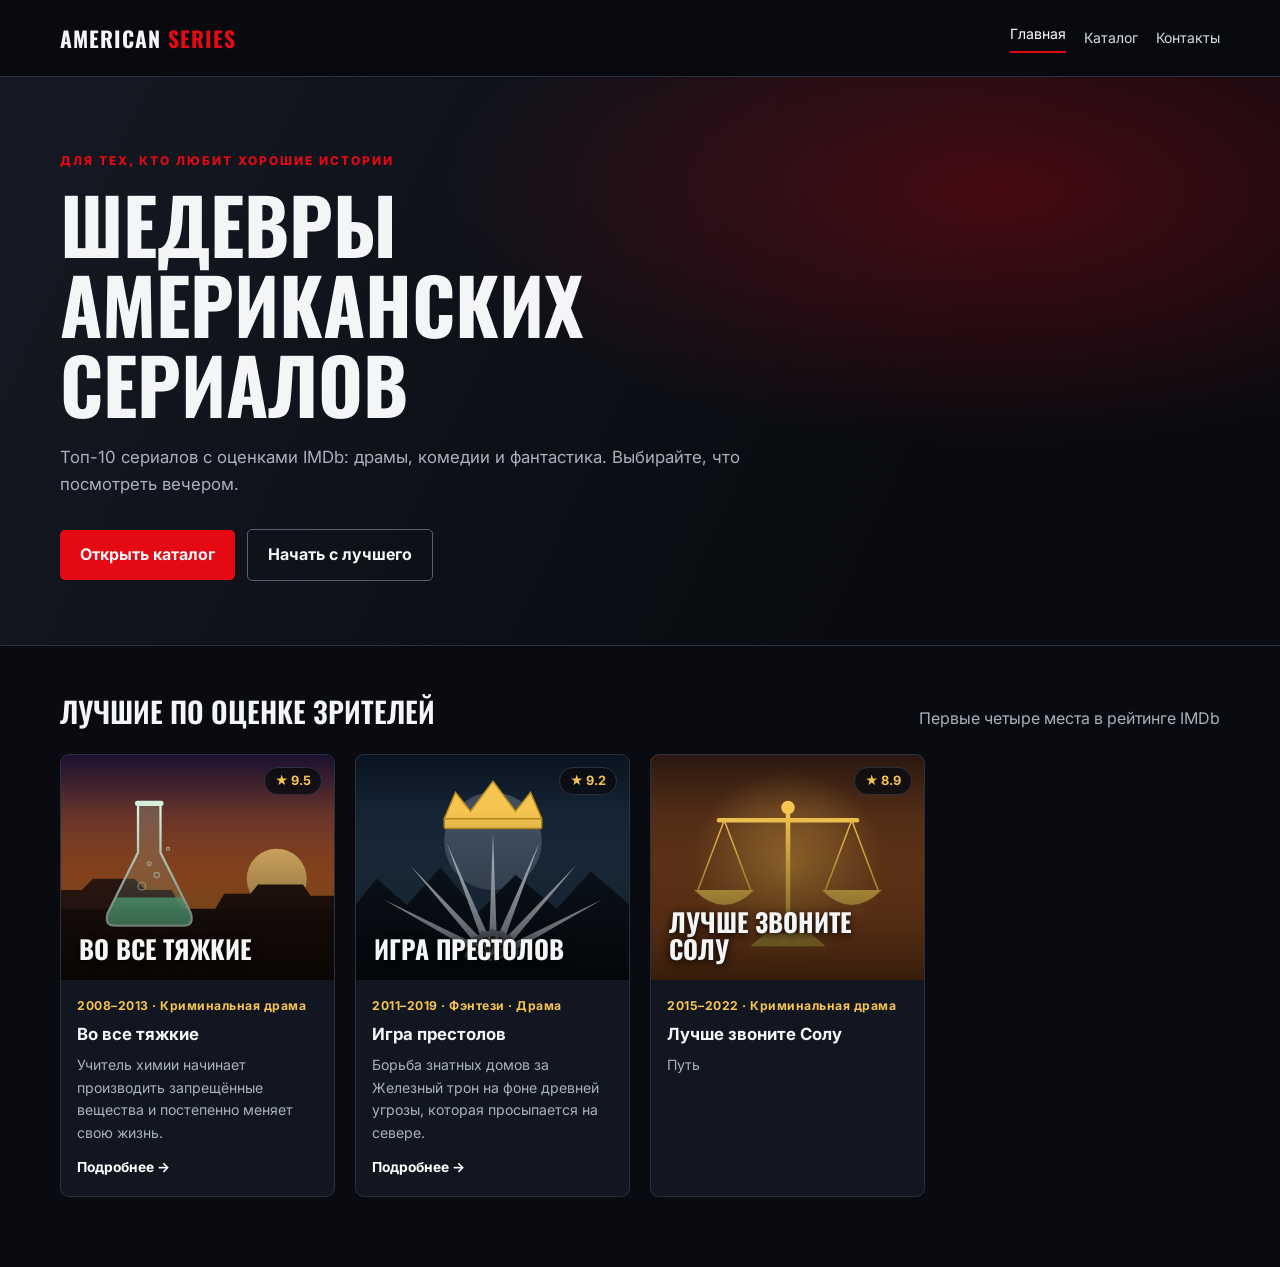
<file: american-series/index.html>
<!DOCTYPE html>
<html lang="ru">
<head>
<meta charset="UTF-8">
<meta name="viewport" content="width=device-width, initial-scale=1.0">
<meta name="description" content="American Series — сайт о шедеврах американских сериалов">
<title>Главная | American Series</title>
<link rel="stylesheet" href="style.css">
</head>
<body>
<header>
<div class="wrap nav">
<a class="logo" href="index.html">AMERICAN<span> SERIES</span></a>
<nav>
<a class="active" href="index.html">Главная</a>
<a href="catalog.html">Каталог</a>
<a href="contacts.html">Контакты</a>
</nav>
</div>
</header>
<section class="hero">
<div class="wrap">
<div class="eyebrow">Для тех, кто любит хорошие истории</div>
<h1>Шедевры американских сериалов</h1>
<p>Топ-10 сериалов с оценками IMDb: драмы, комедии и фантастика. Выбирайте, что посмотреть вечером.</p>
<a class="btn" href="catalog.html">Открыть каталог</a>
<a class="btn secondary" href="breaking-bad.html">Начать с лучшего</a>
</div>
</section>

<main class="wrap">
<div class="section-head"><h2>Лучшие по оценке зрителей</h2><p>Первые четыре места в рейтинге IMDb</p></div>
<div class="grid">
<article class="card"><a class="poster red has-img" href="breaking-bad.html"><img src="images/breaking-bad.svg" alt="Во все тяжкие" loading="lazy"><span class="chip">★ 9.5</span><strong>Во все тяжкие</strong></a><div class="card-body"><div class="meta">2008–2013 · Криминальная драма</div><h3>Во все тяжкие</h3><p>Учитель химии начинает производить запрещённые вещества и постепенно меняет свою жизнь.</p><a class="read" href="breaking-bad.html">Подробнее →</a></div></article><article class="card"><a class="poster blue has-img" href="game-of-thrones.html"><img src="images/game-of-thrones.svg" alt="Игра престолов" loading="lazy"><span class="chip">★ 9.2</span><strong>Игра престолов</strong></a><div class="card-body"><div class="meta">2011–2019 · Фэнтези · Драма</div><h3>Игра престолов</h3><p>Борьба знатных домов за Железный трон на фоне древней угрозы, которая просыпается на севере.</p><a class="read" href="game-of-thrones.html">Подробнее →</a></div></article><article class="card"><a class="poster orange has-img" href="better-call-saul.html"><img src="images/better-call-saul.svg" alt="Лучше звоните Солу" loading="lazy"><span class="chip">★ 8.9</span><strong>Лучше звоните Солу</strong></a><div class="card-body"><div class="meta">2015–2022 · Криминальная драма</div><h3>Лучше звоните Солу</h3><p>Путь
</file>
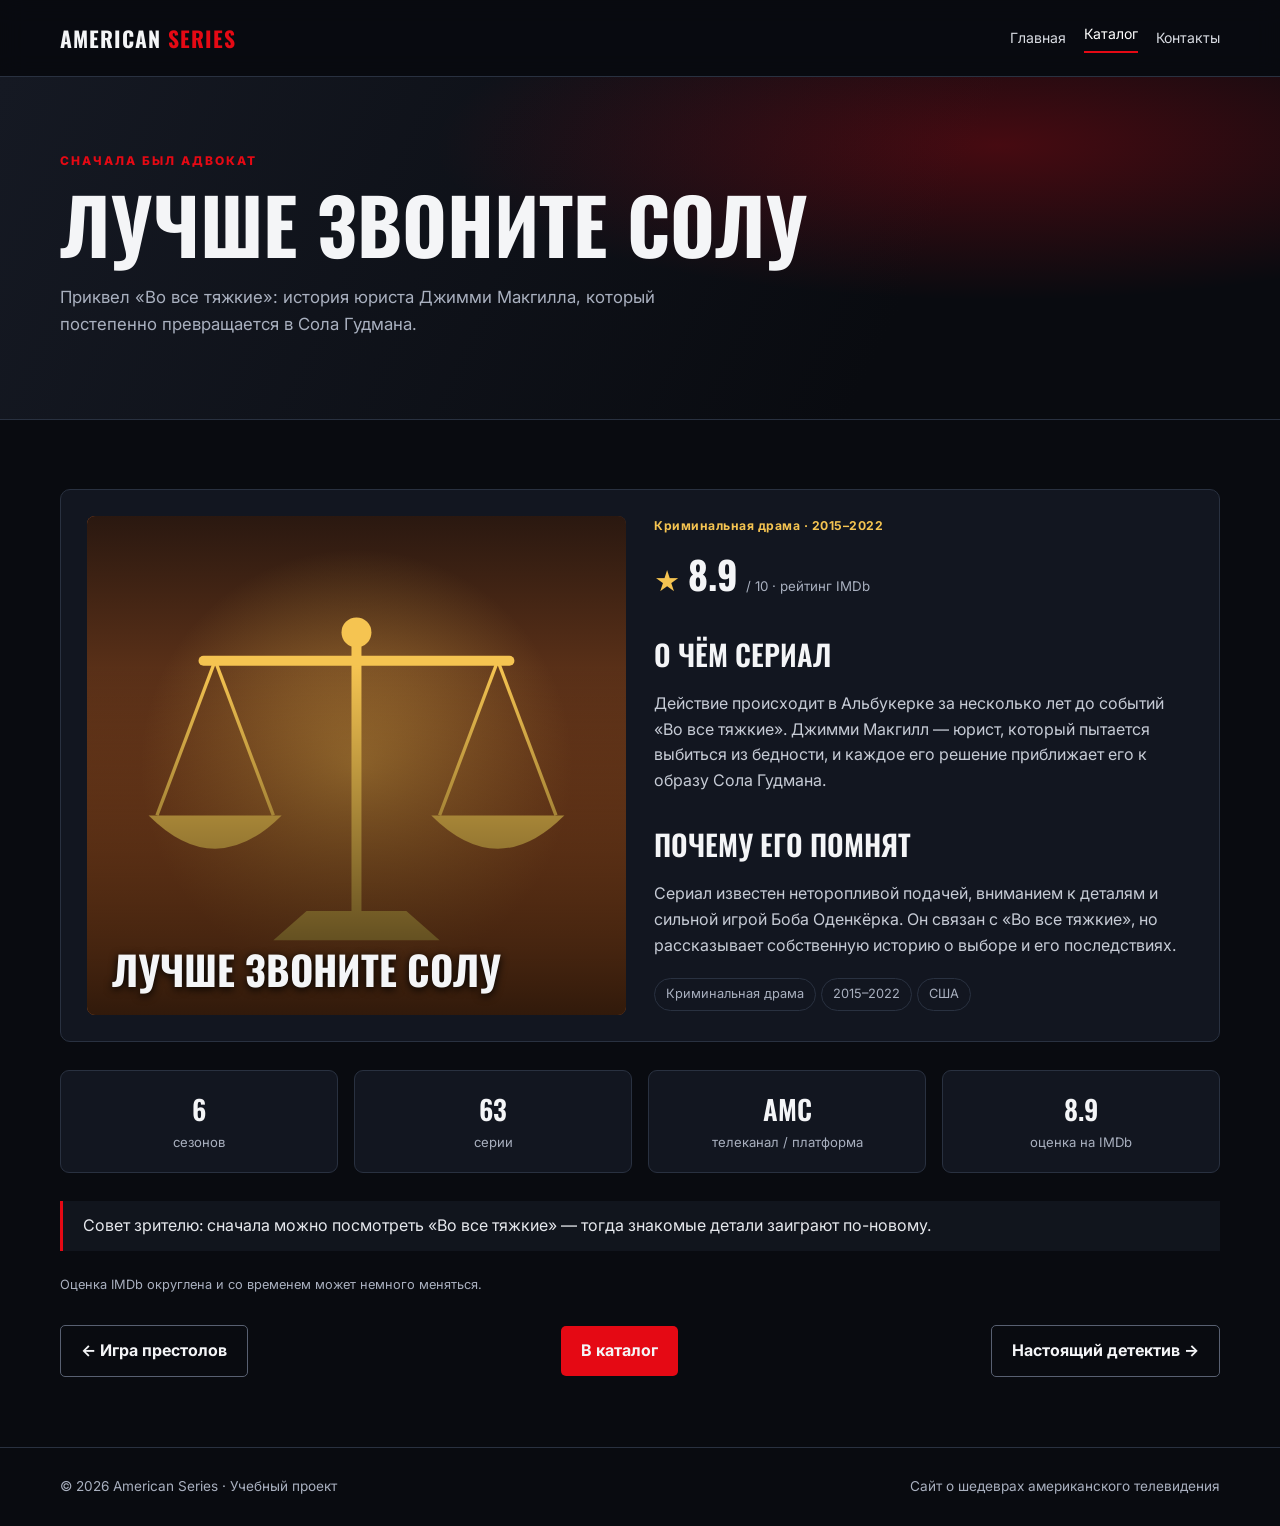
<file: american-series/better-call-saul.html>
<!DOCTYPE html>
<html lang="ru">
<head>
<meta charset="UTF-8">
<meta name="viewport" content="width=device-width, initial-scale=1.0">
<meta name="description" content="Лучше звоните Солу — шедевры американских сериалов">
<title>Лучше звоните Солу | American Series</title>
<link rel="stylesheet" href="style.css">
</head>
<body>
<header>
<div class="wrap nav">
<a class="logo" href="index.html">AMERICAN<span> SERIES</span></a>
<nav>
    <a href="index.html">Главная</a>
    <a class="active" href="catalog.html">Каталог</a>
    <a href="contacts.html">Контакты</a>
    </nav>
</div>
</header>
<section class="hero">
<div class="wrap">
<div class="eyebrow">Сначала был адвокат</div>
<h1>Лучше звоните Солу</h1>
<p>Приквел «Во все тяжкие»: история юриста Джимми Макгилла, который постепенно превращается в Сола Гудмана.</p>
</div>
</section>

<main class="wrap">
<div class="feature">
<div class="feature-art" style="background:linear-gradient(140deg,#b85b25,#10131b 80%)">
<img src="images/better-call-saul.svg" alt="Лучше звоните Солу" loading="lazy">
<span>Лучше звоните Солу</span>
</div>
<div class="content">
<div class="meta">Криминальная драма · 2015–2022</div>
<div class="rating"><span class="star">★</span><b>8.9</b><small>/ 10 · рейтинг IMDb</small></div>
<h2>О чём сериал</h2>
<p>Действие происходит в Альбукерке за несколько лет до событий «Во все тяжкие». Джимми Макгилл — юрист, который пытается выбиться из бедности, и каждое его решение приближает его к образу Сола Гудмана.</p>
<h2>Почему его помнят</h2>
<p>Сериал известен неторопливой подачей, вниманием к деталям и сильной игрой Боба Оденкёрка. Он связан с «Во все тяжкие», но рассказывает собственную историю о выборе и его последствиях.</p>
<span class="tag">Криминальная драма</span><span class="tag">2015–2022</span><span class="tag">США</span>
</div>
</div>

<div class="facts">
<div><b>6</b><span>сезонов</span></div>
<div><b>63</b><span>серии</span></div>
<div><b>AMC</b><span>телеканал / платформа</span></div>
<div><b>8.9</b><span>оценка на IMDb</span></div>
</div>

<div class="quote">Совет зрителю: сначала можно посмотреть «Во все тяжкие» — тогда знакомые детали заиграют по-новому.</div>
<p class="note">Оценка IMDb округлена и со временем может немного меняться.</p>

<div class="pager">
<a class="btn secondary" href="game-of-thrones.html">← Игра престолов</a>
<a class="btn" href="catalog.html">В каталог</a>
<a class="btn secondary" href="true-detective.html">Настоящий детектив →</a>
</div>
</main>
<footer>
<div class="wrap foot">
<span>© 2026 American Series · Учебный проект</span>
<span>Сайт о шедеврах американского телевидения</span>
</div>
</footer>
</body>
</html>
</file>
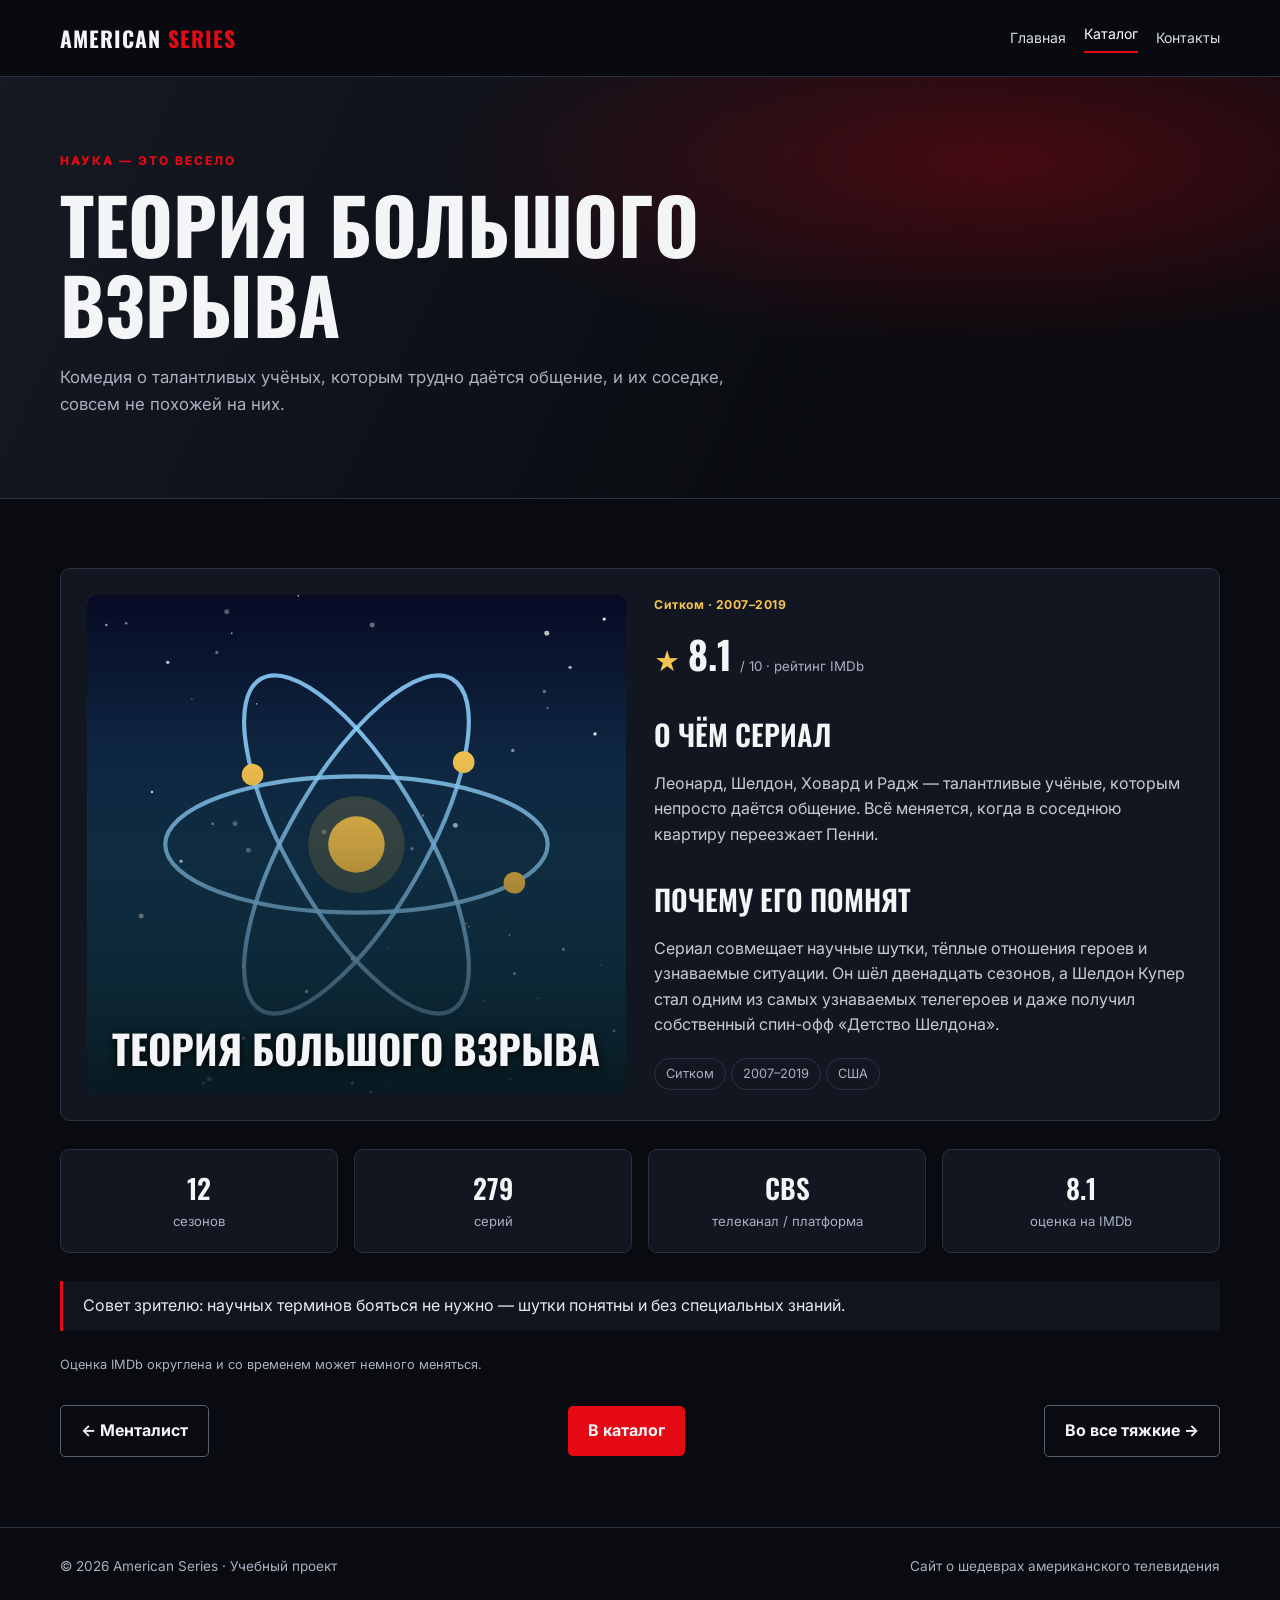
<file: american-series/big-bang-theory.html>
<!DOCTYPE html>
<html lang="ru">
<head>
<meta charset="UTF-8">
<meta name="viewport" content="width=device-width, initial-scale=1.0">
<meta name="description" content="Теория большого взрыва — шедевры американских сериалов">
<title>Теория большого взрыва | American Series</title>
<link rel="stylesheet" href="style.css">
</head>
<body>
<header>
<div class="wrap nav">
<a class="logo" href="index.html">AMERICAN<span> SERIES</span></a>
<nav>
    <a href="index.html">Главная</a>
    <a class="active" href="catalog.html">Каталог</a>
    <a href="contacts.html">Контакты</a>
    </nav>
</div>
</header>
<section class="hero">
<div class="wrap">
<div class="eyebrow">Наука — это весело</div>
<h1>Теория большого взрыва</h1>
<p>Комедия о талантливых учёных, которым трудно даётся общение, и их соседке, совсем не похожей на них.</p>
</div>
</section>

<main class="wrap">
<div class="feature">
<div class="feature-art" style="background:linear-gradient(140deg,#644b88,#10131b 80%)">
<img src="images/big-bang-theory.svg" alt="Теория большого взрыва" loading="lazy">
<span>Теория большого взрыва</span>
</div>
<div class="content">
<div class="meta">Ситком · 2007–2019</div>
<div class="rating"><span class="star">★</span><b>8.1</b><small>/ 10 · рейтинг IMDb</small></div>
<h2>О чём сериал</h2>
<p>Леонард, Шелдон, Ховард и Радж — талантливые учёные, которым непросто даётся общение. Всё меняется, когда в соседнюю квартиру переезжает Пенни.</p>
<h2>Почему его помнят</h2>
<p>Сериал совмещает научные шутки, тёплые отношения героев и узнаваемые ситуации. Он шёл двенадцать сезонов, а Шелдон Купер стал одним из самых узнаваемых телегероев и даже получил собственный спин-офф «Детство Шелдона».</p>
<span class="tag">Ситком</span><span class="tag">2007–2019</span><span class="tag">США</span>
</div>
</div>

<div class="facts">
<div><b>12</b><span>сезонов</span></div>
<div><b>279</b><span>серий</span></div>
<div><b>CBS</b><span>телеканал / платформа</span></div>
<div><b>8.1</b><span>оценка на IMDb</span></div>
</div>

<div class="quote">Совет зрителю: научных терминов бояться не нужно — шутки понятны и без специальных знаний.</div>
<p class="note">Оценка IMDb округлена и со временем может немного меняться.</p>

<div class="pager">
<a class="btn secondary" href="mentalist.html">← Менталист</a>
<a class="btn" href="catalog.html">В каталог</a>
<a class="btn secondary" href="breaking-bad.html">Во все тяжкие →</a>
</div>
</main>
<footer>
<div class="wrap foot">
<span>© 2026 American Series · Учебный проект</span>
<span>Сайт о шедеврах американского телевидения</span>
</div>
</footer>
</body>
</html>
</file>
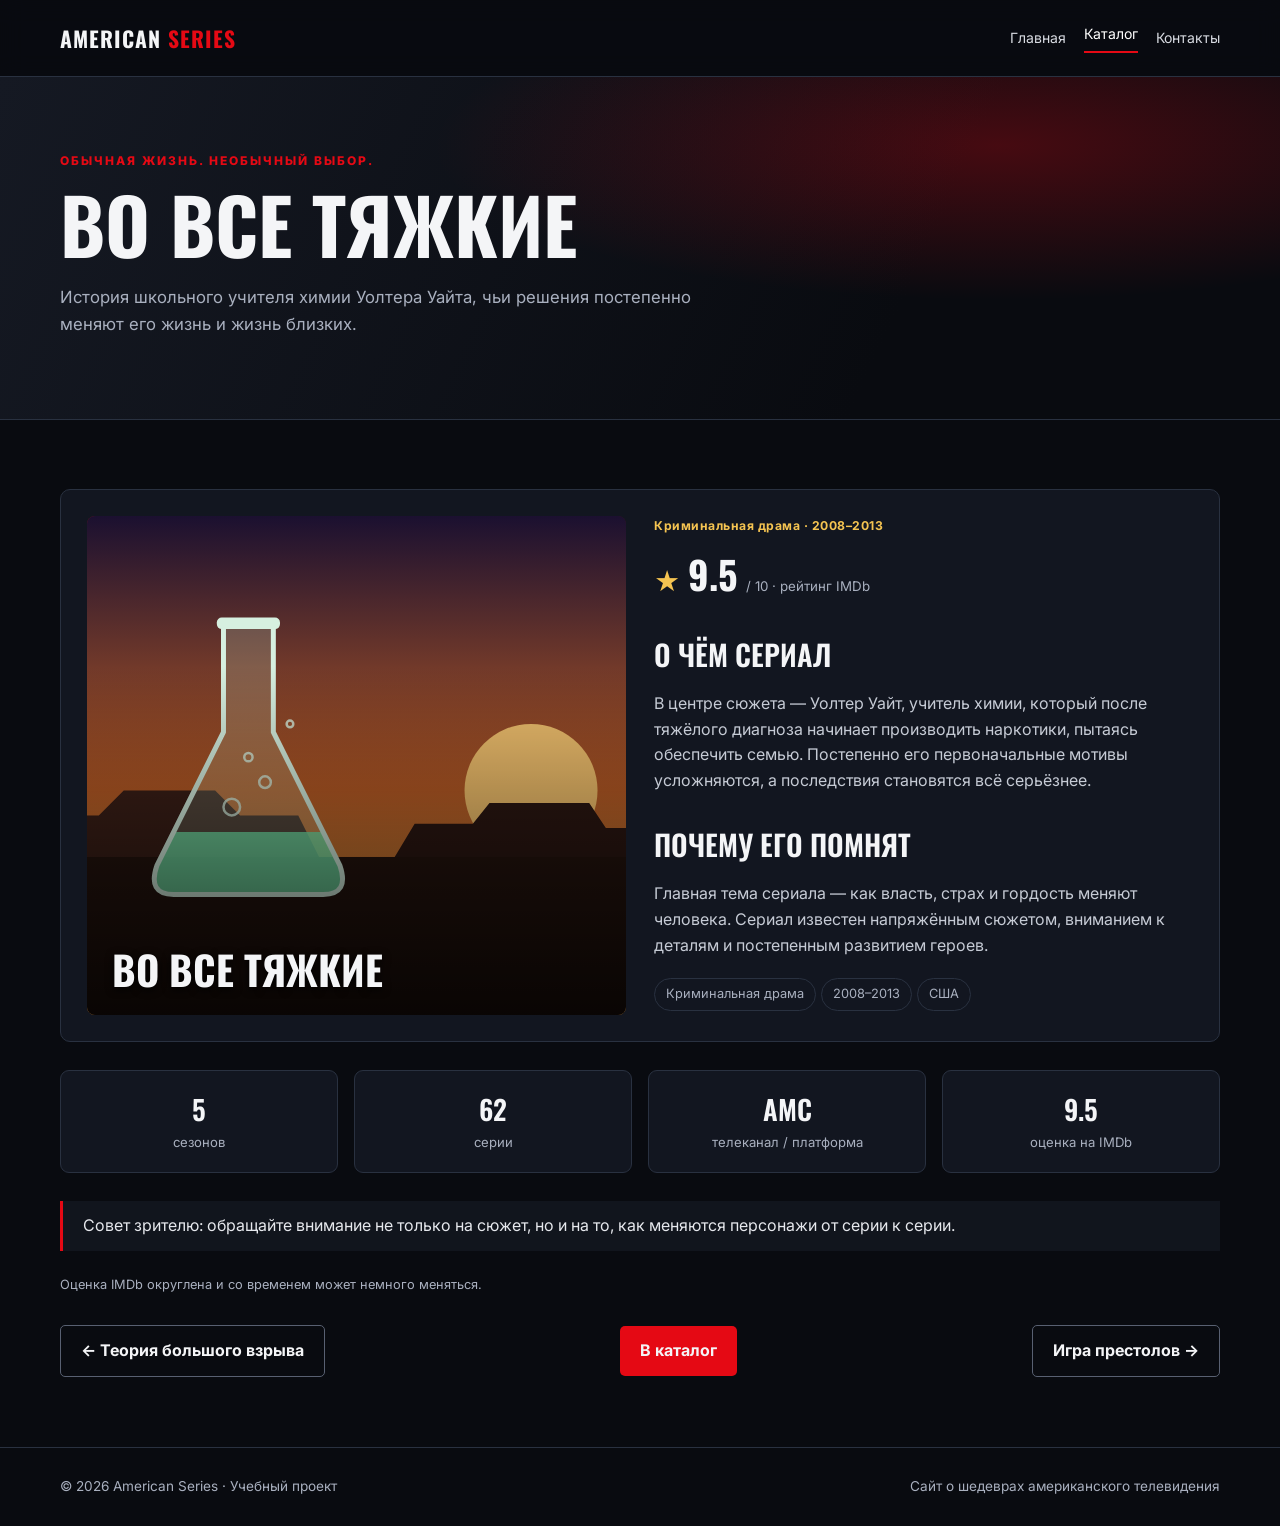
<file: american-series/breaking-bad.html>
<!DOCTYPE html>
<html lang="ru">
<head>
<meta charset="UTF-8">
<meta name="viewport" content="width=device-width, initial-scale=1.0">
<meta name="description" content="Во все тяжкие — шедевры американских сериалов">
<title>Во все тяжкие | American Series</title>
<link rel="stylesheet" href="style.css">
</head>
<body>
<header>
<div class="wrap nav">
<a class="logo" href="index.html">AMERICAN<span> SERIES</span></a>
<nav>
    <a href="index.html">Главная</a>
    <a class="active" href="catalog.html">Каталог</a>
    <a href="contacts.html">Контакты</a>
    </nav>
</div>
</header>
<section class="hero">
<div class="wrap">
<div class="eyebrow">Обычная жизнь. Необычный выбор.</div>
<h1>Во все тяжкие</h1>
<p>История школьного учителя химии Уолтера Уайта, чьи решения постепенно меняют его жизнь и жизнь близких.</p>
</div>
</section>

<main class="wrap">
<div class="feature">
<div class="feature-art" style="background:linear-gradient(140deg,#6c111b,#10131b 80%)">
<img src="images/breaking-bad.svg" alt="Во все тяжкие" loading="lazy">
<span>Во все тяжкие</span>
</div>
<div class="content">
<div class="meta">Криминальная драма · 2008–2013</div>
<div class="rating"><span class="star">★</span><b>9.5</b><small>/ 10 · рейтинг IMDb</small></div>
<h2>О чём сериал</h2>
<p>В центре сюжета — Уолтер Уайт, учитель химии, который после тяжёлого диагноза начинает производить наркотики, пытаясь обеспечить семью. Постепенно его первоначальные мотивы усложняются, а последствия становятся всё серьёзнее.</p>
<h2>Почему его помнят</h2>
<p>Главная тема сериала — как власть, страх и гордость меняют человека. Сериал известен напряжённым сюжетом, вниманием к деталям и постепенным развитием героев.</p>
<span class="tag">Криминальная драма</span><span class="tag">2008–2013</span><span class="tag">США</span>
</div>
</div>

<div class="facts">
<div><b>5</b><span>сезонов</span></div>
<div><b>62</b><span>серии</span></div>
<div><b>AMC</b><span>телеканал / платформа</span></div>
<div><b>9.5</b><span>оценка на IMDb</span></div>
</div>

<div class="quote">Совет зрителю: обращайте внимание не только на сюжет, но и на то, как меняются персонажи от серии к серии.</div>
<p class="note">Оценка IMDb округлена и со временем может немного меняться.</p>

<div class="pager">
<a class="btn secondary" href="big-bang-theory.html">← Теория большого взрыва</a>
<a class="btn" href="catalog.html">В каталог</a>
<a class="btn secondary" href="game-of-thrones.html">Игра престолов →</a>
</div>
</main>
<footer>
<div class="wrap foot">
<span>© 2026 American Series · Учебный проект</span>
<span>Сайт о шедеврах американского телевидения</span>
</div>
</footer>
</body>
</html>
</file>
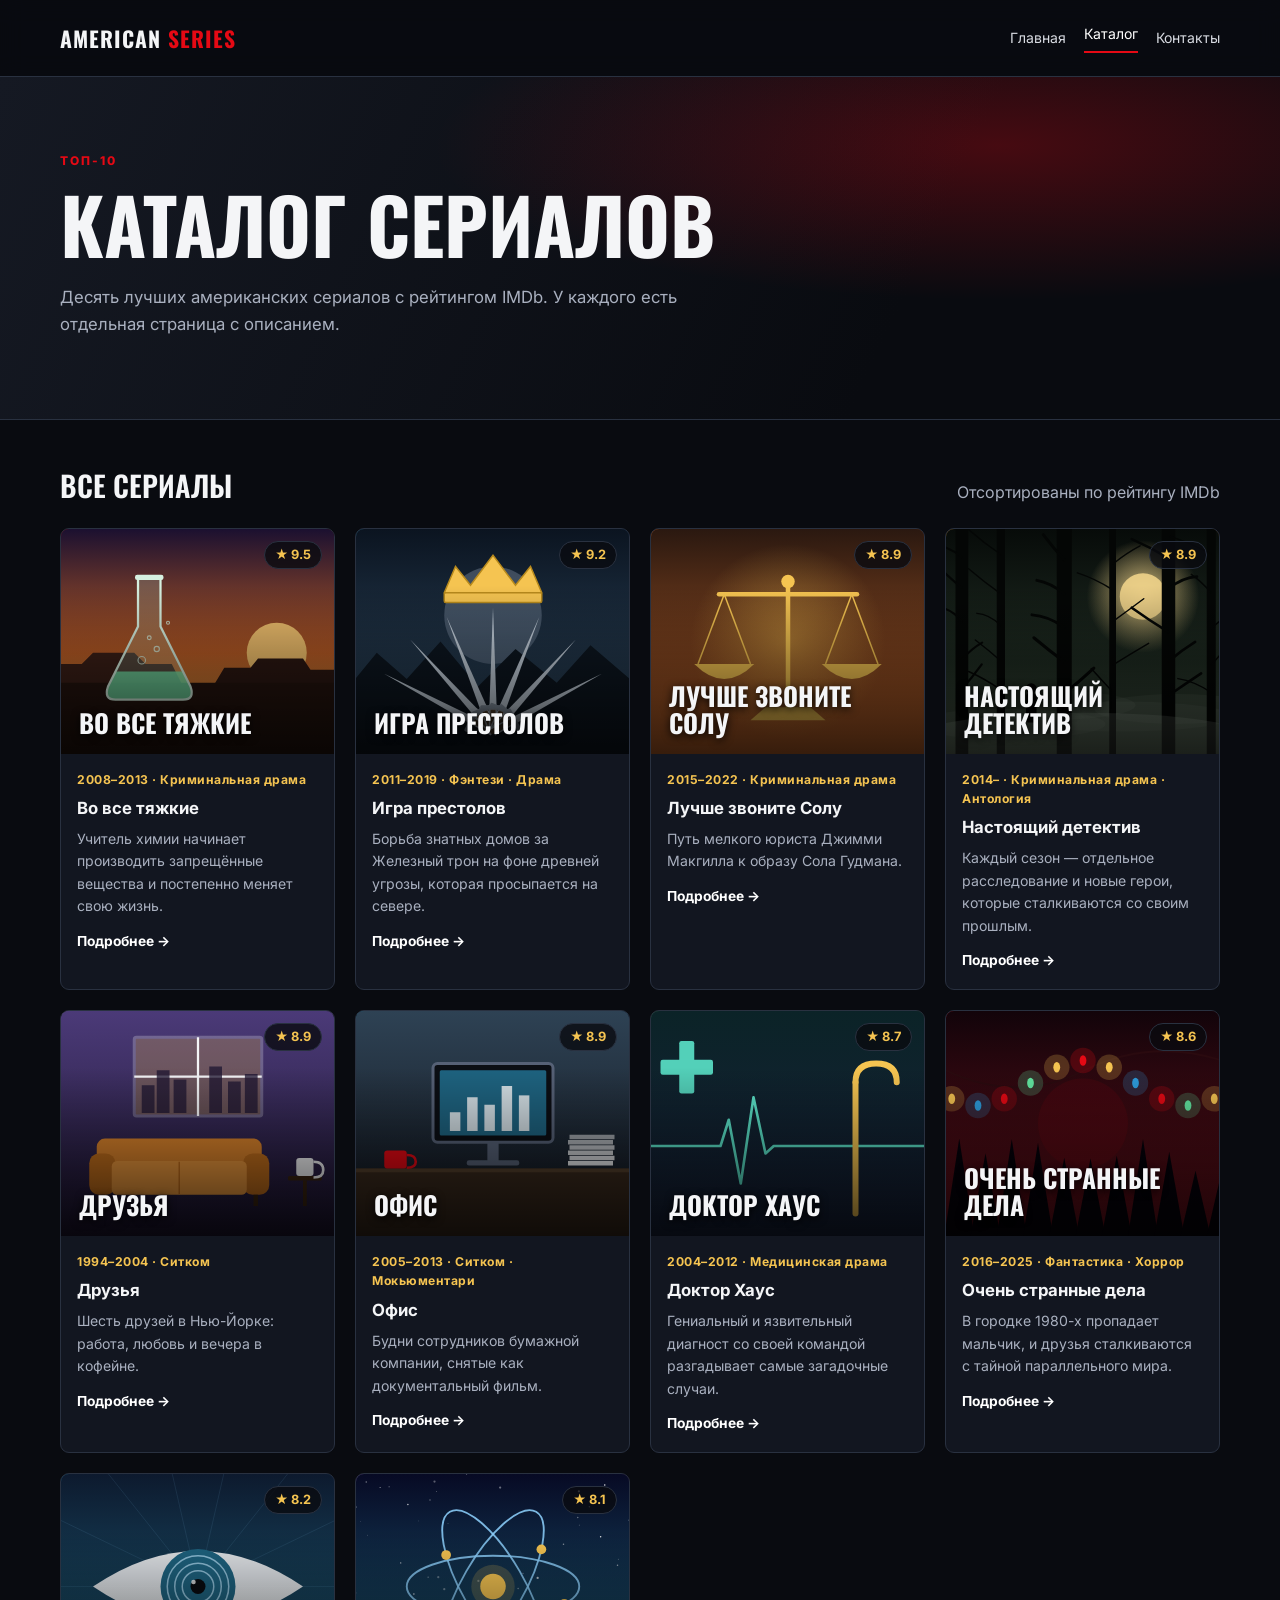
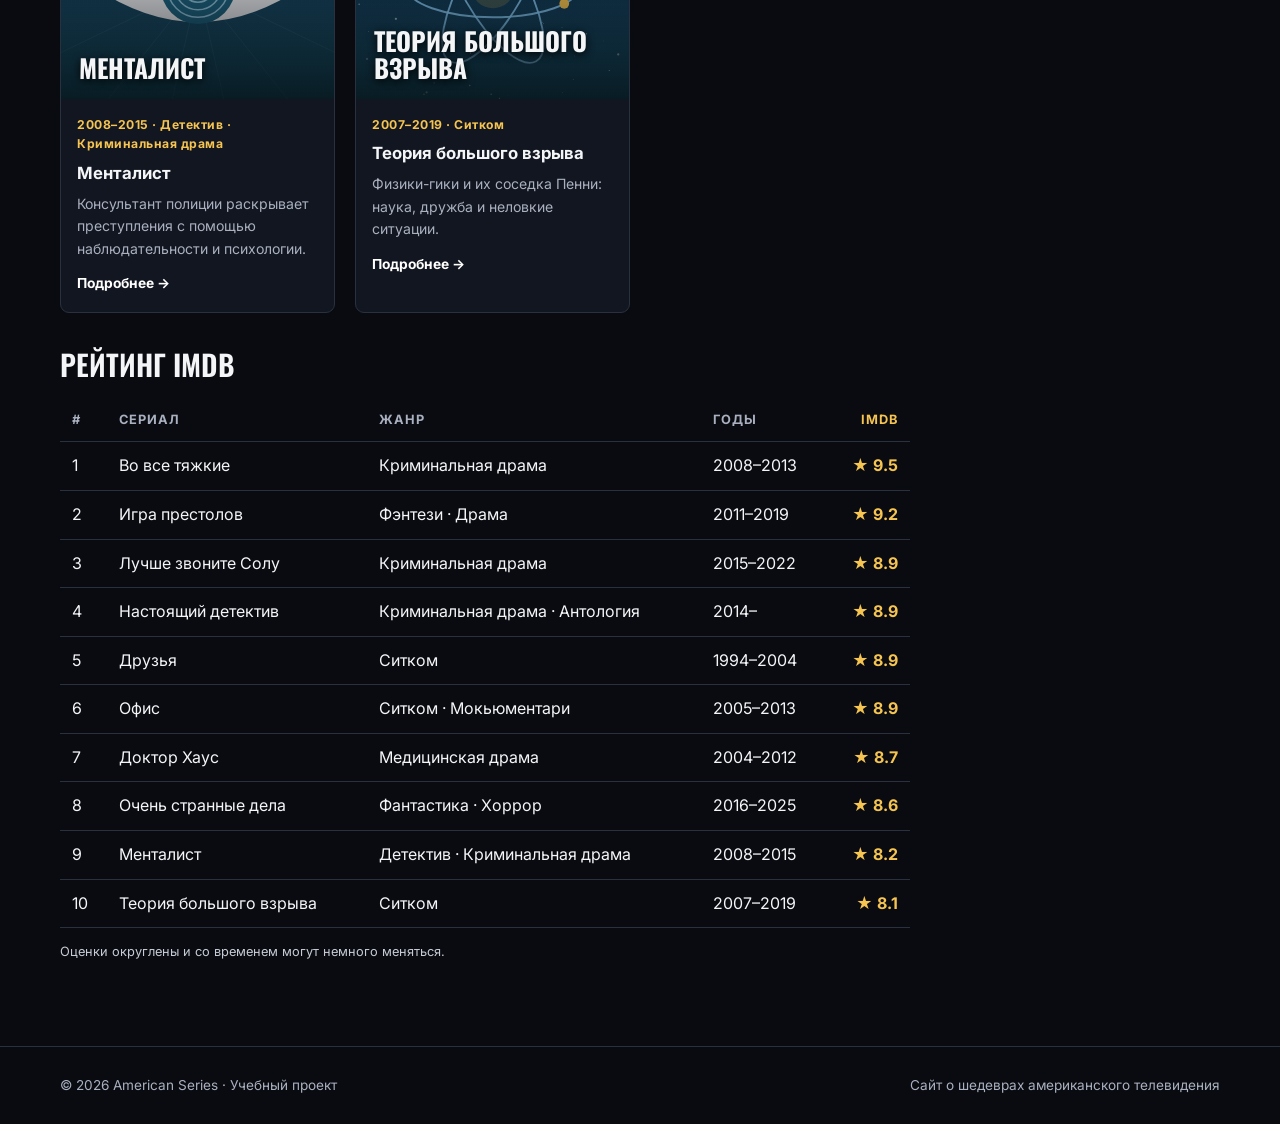
<file: american-series/catalog.html>
<!DOCTYPE html>
<html lang="ru">
<head>
<meta charset="UTF-8">
<meta name="viewport" content="width=device-width, initial-scale=1.0">
<meta name="description" content="Каталог лучших американских сериалов">
<title>Каталог | American Series</title>
<link rel="stylesheet" href="style.css">
</head>
<body>
<header>
<div class="wrap nav">
<a class="logo" href="index.html">AMERICAN<span> SERIES</span></a>
<nav>
    <a href="index.html">Главная</a>
    <a class="active" href="catalog.html">Каталог</a>
    <a href="contacts.html">Контакты</a>
    </nav>
</div>
</header>
<section class="hero">
<div class="wrap">
<div class="eyebrow">Топ-10</div>
<h1>Каталог сериалов</h1>
<p>Десять лучших американских сериалов с рейтингом IMDb. У каждого есть отдельная страница с описанием.</p>
</div>
</section>

<main class="wrap">
<div class="section-head"><h2>Все сериалы</h2><p>Отсортированы по рейтингу IMDb</p></div>
<div class="grid">
<article class="card"><a class="poster red has-img" href="breaking-bad.html"><img src="images/breaking-bad.svg" alt="Во все тяжкие" loading="lazy"><span class="chip">★ 9.5</span><strong>Во все тяжкие</strong></a><div class="card-body"><div class="meta">2008–2013 · Криминальная драма</div><h3>Во все тяжкие</h3><p>Учитель химии начинает производить запрещённые вещества и постепенно меняет свою жизнь.</p><a class="read" href="breaking-bad.html">Подробнее →</a></div></article><article class="card"><a class="poster blue has-img" href="game-of-thrones.html"><img src="images/game-of-thrones.svg" alt="Игра престолов" loading="lazy"><span class="chip">★ 9.2</span><strong>Игра престолов</strong></a><div class="card-body"><div class="meta">2011–2019 · Фэнтези · Драма</div><h3>Игра престолов</h3><p>Борьба знатных домов за Железный трон на фоне древней угрозы, которая просыпается на севере.</p><a class="read" href="game-of-thrones.html">Подробнее →</a></div></article><article class="card"><a class="poster orange has-img" href="better-call-saul.html"><img src="images/better-call-saul.svg" alt="Лучше звоните Солу" loading="lazy"><span class="chip">★ 8.9</span><strong>Лучше звоните Солу</strong></a><div class="card-body"><div class="meta">2015–2022 · Криминальная драма</div><h3>Лучше звоните Солу</h3><p>Путь мелкого юриста Джимми Макгилла к образу Сола Гудмана.</p><a class="read" href="better-call-saul.html">Подробнее →</a></div></article><article class="card"><a class="poster gold has-img" href="true-detective.html"><img src="images/true-detective.svg" alt="Настоящий детектив" loading="lazy"><span class="chip">★ 8.9</span><strong>Настоящий детектив</strong></a><div class="card-body"><div class="meta">2014– · Криминальная драма · Антология</div><h3>Настоящий детектив</h3><p>Каждый сезон — отдельное расследование и новые герои, которые сталкиваются со своим прошлым.</p><a class="read" href="true-detective.html">Подробнее →</a></div></article><article class="card"><a class="poster purple has-img" href="friends.html"><img src="images/friends.svg" alt="Друзья" loading="lazy"><span class="chip">★ 8.9</span><strong>Друзья</strong></a><div class="card-body"><div class="meta">1994–2004 · Ситком</div><h3>Друзья</h3><p>Шесть друзей в Нью-Йорке: работа, любовь и вечера в кофейне.</p><a class="read" href="friends.html">Подробнее →</a></div></article><article class="card"><a class="poster blue has-img" href="the-office.html"><img src="images/the-office.svg" alt="Офис" loading="lazy"><span class="chip">★ 8.9</span><strong>Офис</strong></a><div class="card-body"><div class="meta">2005–2013 · Ситком · Мокьюментари</div><h3>Офис</h3><p>Будни сотрудников бумажной компании, снятые как документальный фильм.</p><a class="read" href="the-office.html">Подробнее →</a></div></article><article class="card"><a class="poster green has-img" href="house.html"><img src="images/house.svg" alt="Доктор Хаус" loading="lazy"><span class="chip">★ 8.7</span><strong>Доктор Хаус</strong></a><div class="card-body"><div class="meta">2004–2012 · Медицинская драма</div><h3>Доктор Хаус</h3><p>Гениальный и язвительный диагност со своей командой разгадывает самые загадочные случаи.</p><a class="read" href="house.html">Подробнее →</a></div></article><article class="card"><a class="poster red has-img" href="stranger-things.html"><img src="images/stranger-things.svg" alt="Очень странные дела" loading="lazy"><span class="chip">★ 8.6</span><strong>Очень странные дела</strong></a><div class="card-body"><div class="meta">2016–2025 · Фантастика · Хоррор</div><h3>Очень странные дела</h3><p>В городке 1980-х пропадает мальчик, и друзья сталкиваются с тайной параллельного мира.</p><a class="read" href="stranger-things.html">Подробнее →</a></div></article><article class="card"><a class="poster blue has-img" href="mentalist.html"><img src="images/mentalist.svg" alt="Менталист" loading="lazy"><span class="chip">★ 8.2</span><strong>Менталист</strong></a><div class="card-body"><div class="meta">2008–2015 · Детектив · Криминальная драма</div><h3>Менталист</h3><p>Консультант полиции раскрывает преступления с помощью наблюдательности и психологии.</p><a class="read" href="mentalist.html">Подробнее →</a></div></article><article class="card"><a class="poster purple has-img" href="big-bang-theory.html"><img src="images/big-bang-theory.svg" alt="Теория большого взрыва" loading="lazy"><span class="chip">★ 8.1</span><strong>Теория большого взрыва</strong></a><div class="card-body"><div class="meta">2007–2019 · Ситком</div><h3>Теория большого взрыва</h3><p>Физики-гики и их соседка Пенни: наука, дружба и неловкие ситуации.</p><a class="read" href="big-bang-theory.html">Подробнее →</a></div></article>
</div>

<div class="content">
<h2>Рейтинг IMDb</h2>
<table class="rt">
<thead><tr><th>#</th><th>Сериал</th><th>Жанр</th><th>Годы</th><th class="r">IMDb</th></tr></thead>
<tbody><tr><td>1</td><td><a href="breaking-bad.html">Во все тяжкие</a></td><td>Криминальная драма</td><td>2008–2013</td><td class="r">★ 9.5</td></tr><tr><td>2</td><td><a href="game-of-thrones.html">Игра престолов</a></td><td>Фэнтези · Драма</td><td>2011–2019</td><td class="r">★ 9.2</td></tr><tr><td>3</td><td><a href="better-call-saul.html">Лучше звоните Солу</a></td><td>Криминальная драма</td><td>2015–2022</td><td class="r">★ 8.9</td></tr><tr><td>4</td><td><a href="true-detective.html">Настоящий детектив</a></td><td>Криминальная драма · Антология</td><td>2014–</td><td class="r">★ 8.9</td></tr><tr><td>5</td><td><a href="friends.html">Друзья</a></td><td>Ситком</td><td>1994–2004</td><td class="r">★ 8.9</td></tr><tr><td>6</td><td><a href="the-office.html">Офис</a></td><td>Ситком · Мокьюментари</td><td>2005–2013</td><td class="r">★ 8.9</td></tr><tr><td>7</td><td><a href="house.html">Доктор Хаус</a></td><td>Медицинская драма</td><td>2004–2012</td><td class="r">★ 8.7</td></tr><tr><td>8</td><td><a href="stranger-things.html">Очень странные дела</a></td><td>Фантастика · Хоррор</td><td>2016–2025</td><td class="r">★ 8.6</td></tr><tr><td>9</td><td><a href="mentalist.html">Менталист</a></td><td>Детектив · Криминальная драма</td><td>2008–2015</td><td class="r">★ 8.2</td></tr><tr><td>10</td><td><a href="big-bang-theory.html">Теория большого взрыва</a></td><td>Ситком</td><td>2007–2019</td><td class="r">★ 8.1</td></tr></tbody>
</table>
<p class="note">Оценки округлены и со временем могут немного меняться.</p>
</div>
</main>
<footer>
<div class="wrap foot">
<span>© 2026 American Series · Учебный проект</span>
<span>Сайт о шедеврах американского телевидения</span>
</div>
</footer>
</body>
</html>
</file>
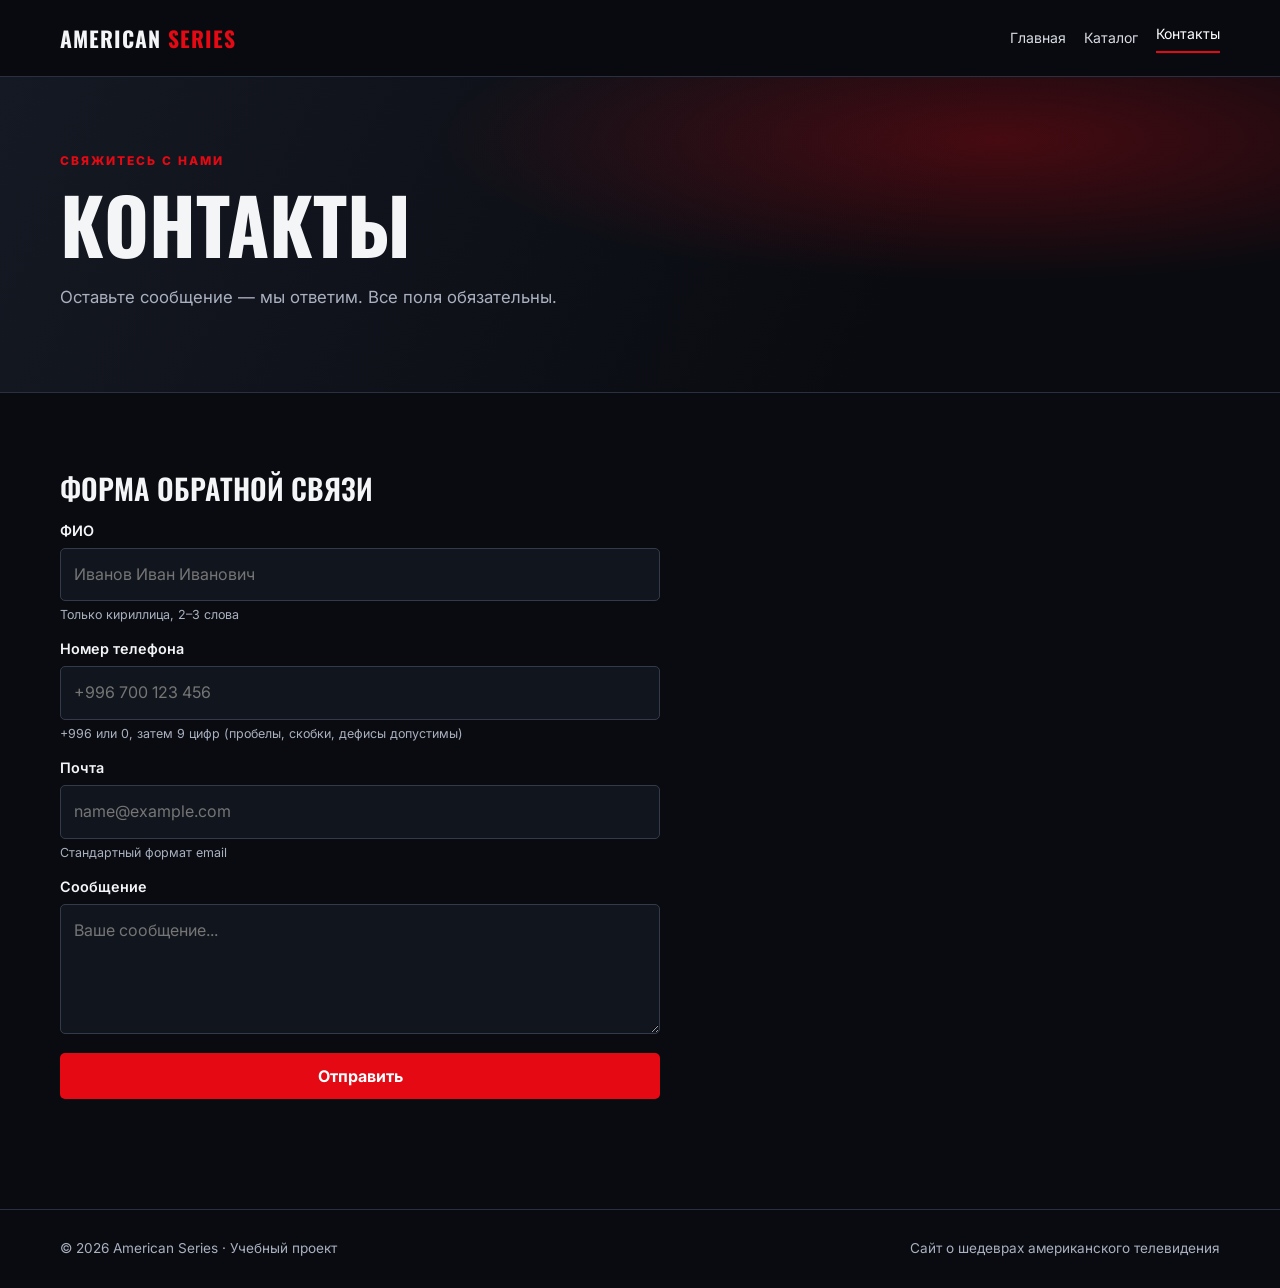
<file: american-series/contacts.html>
<!DOCTYPE html>
<html lang="ru">
<head>
<meta charset="UTF-8">
<meta name="viewport" content="width=device-width, initial-scale=1.0">
<meta name="description" content="Контакты — American Series">
<title>Контакты | American Series</title>
<link rel="stylesheet" href="style.css">
</head>
<body>
<header>
<div class="wrap nav">
<a class="logo" href="index.html">AMERICAN<span> SERIES</span></a>
<nav>
<a href="index.html">Главная</a>
<a href="catalog.html">Каталог</a>
<a class="active" href="contacts.html">Контакты</a>
</nav>
</div>
</header>

<section class="hero">
<div class="wrap">
<div class="eyebrow">Свяжитесь с нами</div>
<h1>Контакты</h1>
<p>Оставьте сообщение — мы ответим. Все поля обязательны.</p>
</div>
</section>

<main class="wrap">
<div class="content">
<h2>Форма обратной связи</h2>

<form class="contact-form" id="contactForm" novalidate>
  <div>
    <label for="fio">ФИО</label>
    <input type="text" id="fio" name="fio" required
      placeholder="Иванов Иван Иванович"
      pattern="^[А-ЯЁа-яё]+(?:[-\s][А-ЯЁа-яё]+){1,2}$"
      title="2 или 3 слова кириллицей">
    <small class="field-hint" id="fio-hint">Только кириллица, 2–3 слова</small>
  </div>

  <div>
    <label for="phone">Номер телефона</label>
    <input type="tel" id="phone" name="phone" required
      placeholder="+996 700 123 456"
      pattern="^(\+996|0)[\s\-]?\(?\d{3}\)?[\s\-]?\d{3}[\s\-]?\d{3}$"
      title="Формат: +996 или 0, затем 9 цифр">
    <small class="field-hint" id="phone-hint">+996 или 0, затем 9 цифр (пробелы, скобки, дефисы допустимы)</small>
  </div>

  <div>
    <label for="email">Почта</label>
    <input type="email" id="email" name="email" required
      placeholder="name@example.com"
      pattern="^[a-zA-Z0-9._%+\-]+@[a-zA-Z0-9.\-]+\.[a-zA-Z]{2,}$"
      title="Корректный email">
    <small class="field-hint" id="email-hint">Стандартный формат email</small>
  </div>

  <div>
    <label for="message">Сообщение</label>
    <textarea id="message" name="message" required placeholder="Ваше сообщение..." minlength="10"></textarea>
  </div>

  <button type="submit">Отправить</button>
</form>

<div id="formResult" class="notice" style="display:none; margin-top:20px;"></div>

<div style="margin-top:40px;">
</div>
</div>
</main>

<footer>
<div class="wrap foot">
<span>© 2026 American Series · Учебный проект</span>
<span>Сайт о шедеврах американского телевидения</span>
</div>
</footer>

<script>
(function () {
  const form = document.getElementById('contactForm');
  const result = document.getElementById('formResult');

  const patterns = {
    fio: /^[А-ЯЁа-яё]+(?:[-\s][А-ЯЁа-яё]+){1,2}$/,
    phone: /^(\+996|0)[\s\-]?\(?\d{3}\)?[\s\-]?\d{3}[\s\-]?\d{3}$/,
    email: /^[a-zA-Z0-9._%+\-]+@[a-zA-Z0-9.\-]+\.[a-zA-Z]{2,}$/
  };

  function showError(input, message) {
    input.classList.add('invalid');
    input.classList.remove('valid');
    const hint = document.getElementById(input.id + '-hint');
    if (hint) {
      hint.textContent = message;
      hint.style.color = '#e50914';
    }
  }

  function showSuccess(input) {
    input.classList.remove('invalid');
    input.classList.add('valid');
    const hint = document.getElementById(input.id + '-hint');
    if (hint) hint.style.color = '#62e6a0';
  }

  function validateField(input) {
    const value = input.value.trim();
    if (!value) {
      showError(input, 'Поле обязательно');
      return false;
    }
    if (patterns[input.name] && !patterns[input.name].test(value)) {
      const msg = {
        fio: 'ФИО: 2–3 слова кириллицей',
        phone: 'Телефон: +996 или 0 и 9 цифр',
        email: 'Неверный email'
      };
      showError(input, msg[input.name] || 'Ошибка');
      return false;
    }
    showSuccess(input);
    return true;
  }

  ['fio', 'phone', 'email'].forEach(function (id) {
    var el = document.getElementById(id);
    el.addEventListener('blur', function () { validateField(el); });
  });

  form.addEventListener('submit', function (e) {
    e.preventDefault();
    var ok = true;
    ['fio', 'phone', 'email'].forEach(function (id) {
      if (!validateField(document.getElementById(id))) ok = false;
    });

    var msg = document.getElementById('message');
    if (msg.value.trim().length < 10) {
      ok = false;
      msg.classList.add('invalid');
    } else {
      msg.classList.remove('invalid');
      msg.classList.add('valid');
    }

    result.style.display = 'block';
    if (ok) {
      result.style.borderColor = '#32654a';
      result.innerHTML = '<strong style="color:#62e6a0">✓ Форма успешно проверена!</strong><br>ФИО, телефон и почта соответствуют регулярным выражениям.';
    } else {
      result.style.borderColor = '#e50914';
      result.innerHTML = '<strong style="color:#e50914">✗ Исправьте ошибки в форме.</strong>';
    }
  });
})();
</script>
</body>
</html>
</file>
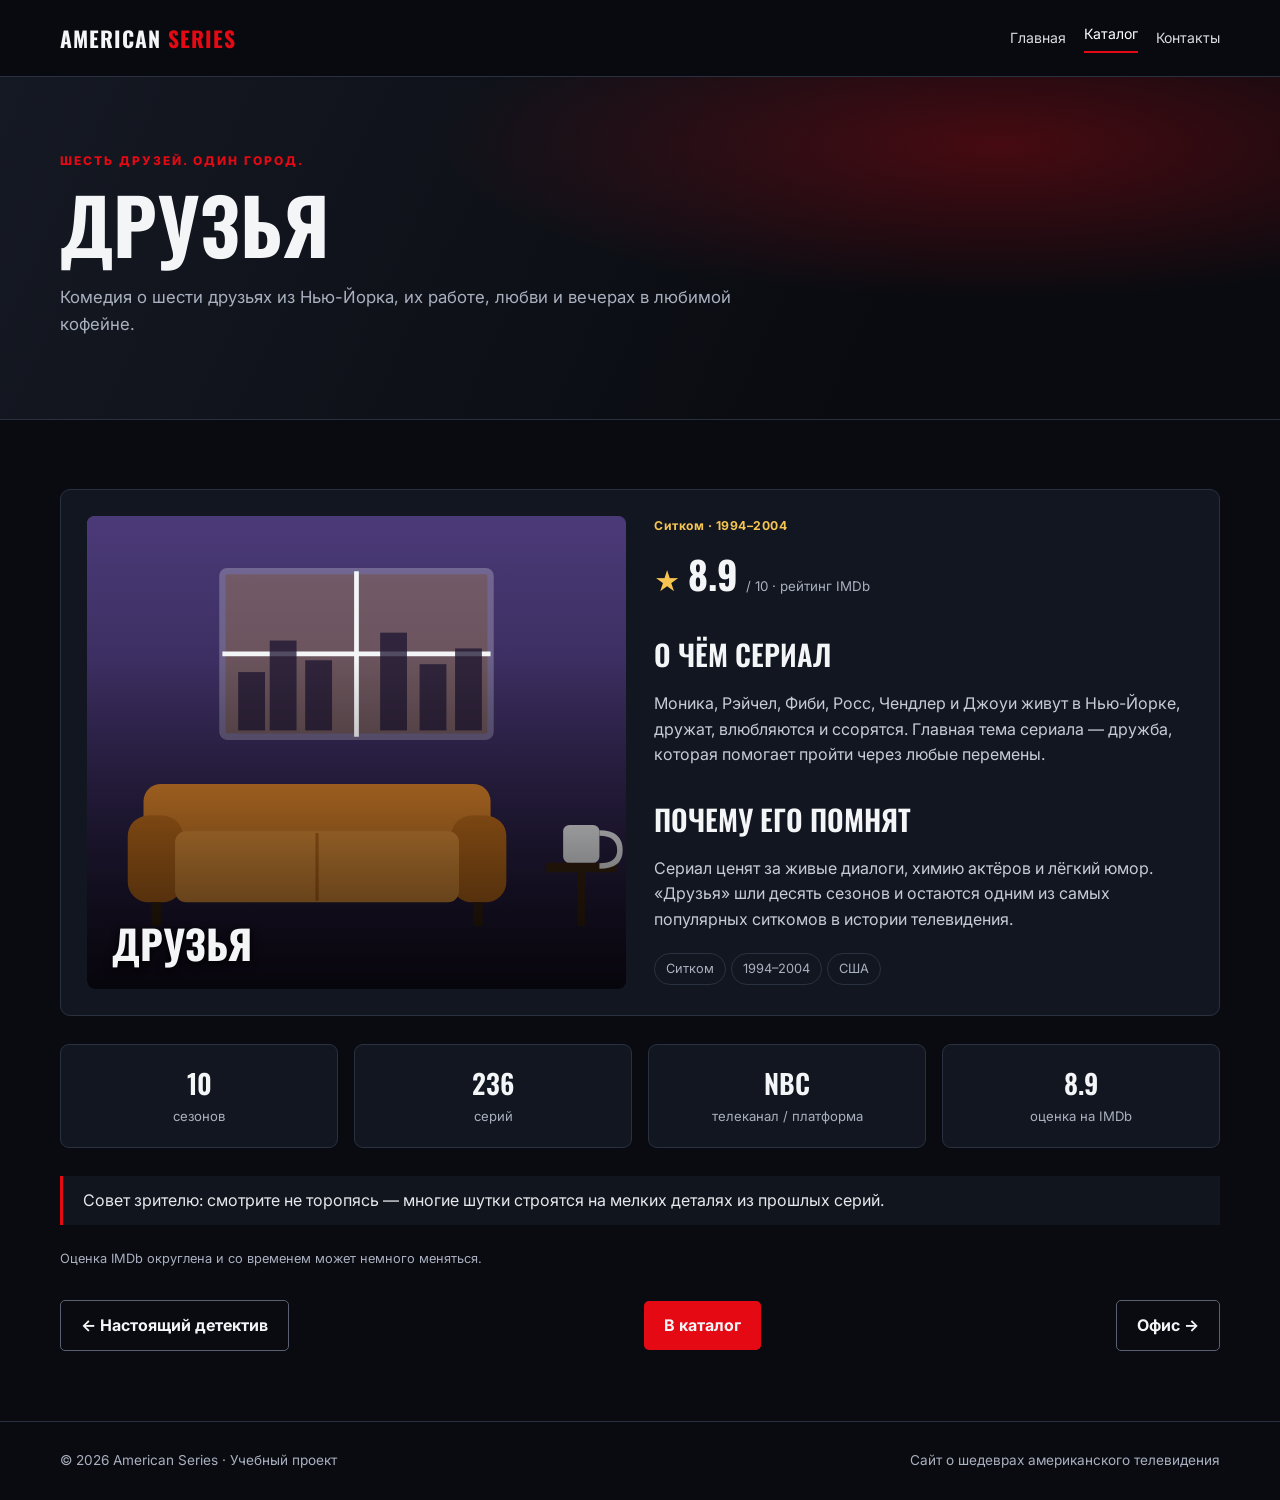
<file: american-series/friends.html>
<!DOCTYPE html>
<html lang="ru">
<head>
<meta charset="UTF-8">
<meta name="viewport" content="width=device-width, initial-scale=1.0">
<meta name="description" content="Друзья — шедевры американских сериалов">
<title>Друзья | American Series</title>
<link rel="stylesheet" href="style.css">
</head>
<body>
<header>
<div class="wrap nav">
<a class="logo" href="index.html">AMERICAN<span> SERIES</span></a>
<nav>
    <a href="index.html">Главная</a>
    <a class="active" href="catalog.html">Каталог</a>
    <a href="contacts.html">Контакты</a>
    </nav>
</div>
</header>
<section class="hero">
<div class="wrap">
<div class="eyebrow">Шесть друзей. Один город.</div>
<h1>Друзья</h1>
<p>Комедия о шести друзьях из Нью-Йорка, их работе, любви и вечерах в любимой кофейне.</p>
</div>
</section>

<main class="wrap">
<div class="feature">
<div class="feature-art" style="background:linear-gradient(140deg,#644b88,#10131b 80%)">
<img src="images/friends.svg" alt="Друзья" loading="lazy">
<span>Друзья</span>
</div>
<div class="content">
<div class="meta">Ситком · 1994–2004</div>
<div class="rating"><span class="star">★</span><b>8.9</b><small>/ 10 · рейтинг IMDb</small></div>
<h2>О чём сериал</h2>
<p>Моника, Рэйчел, Фиби, Росс, Чендлер и Джоуи живут в Нью-Йорке, дружат, влюбляются и ссорятся. Главная тема сериала — дружба, которая помогает пройти через любые перемены.</p>
<h2>Почему его помнят</h2>
<p>Сериал ценят за живые диалоги, химию актёров и лёгкий юмор. «Друзья» шли десять сезонов и остаются одним из самых популярных ситкомов в истории телевидения.</p>
<span class="tag">Ситком</span><span class="tag">1994–2004</span><span class="tag">США</span>
</div>
</div>

<div class="facts">
<div><b>10</b><span>сезонов</span></div>
<div><b>236</b><span>серий</span></div>
<div><b>NBC</b><span>телеканал / платформа</span></div>
<div><b>8.9</b><span>оценка на IMDb</span></div>
</div>

<div class="quote">Совет зрителю: смотрите не торопясь — многие шутки строятся на мелких деталях из прошлых серий.</div>
<p class="note">Оценка IMDb округлена и со временем может немного меняться.</p>

<div class="pager">
<a class="btn secondary" href="true-detective.html">← Настоящий детектив</a>
<a class="btn" href="catalog.html">В каталог</a>
<a class="btn secondary" href="the-office.html">Офис →</a>
</div>
</main>
<footer>
<div class="wrap foot">
<span>© 2026 American Series · Учебный проект</span>
<span>Сайт о шедеврах американского телевидения</span>
</div>
</footer>
</body>
</html>
</file>
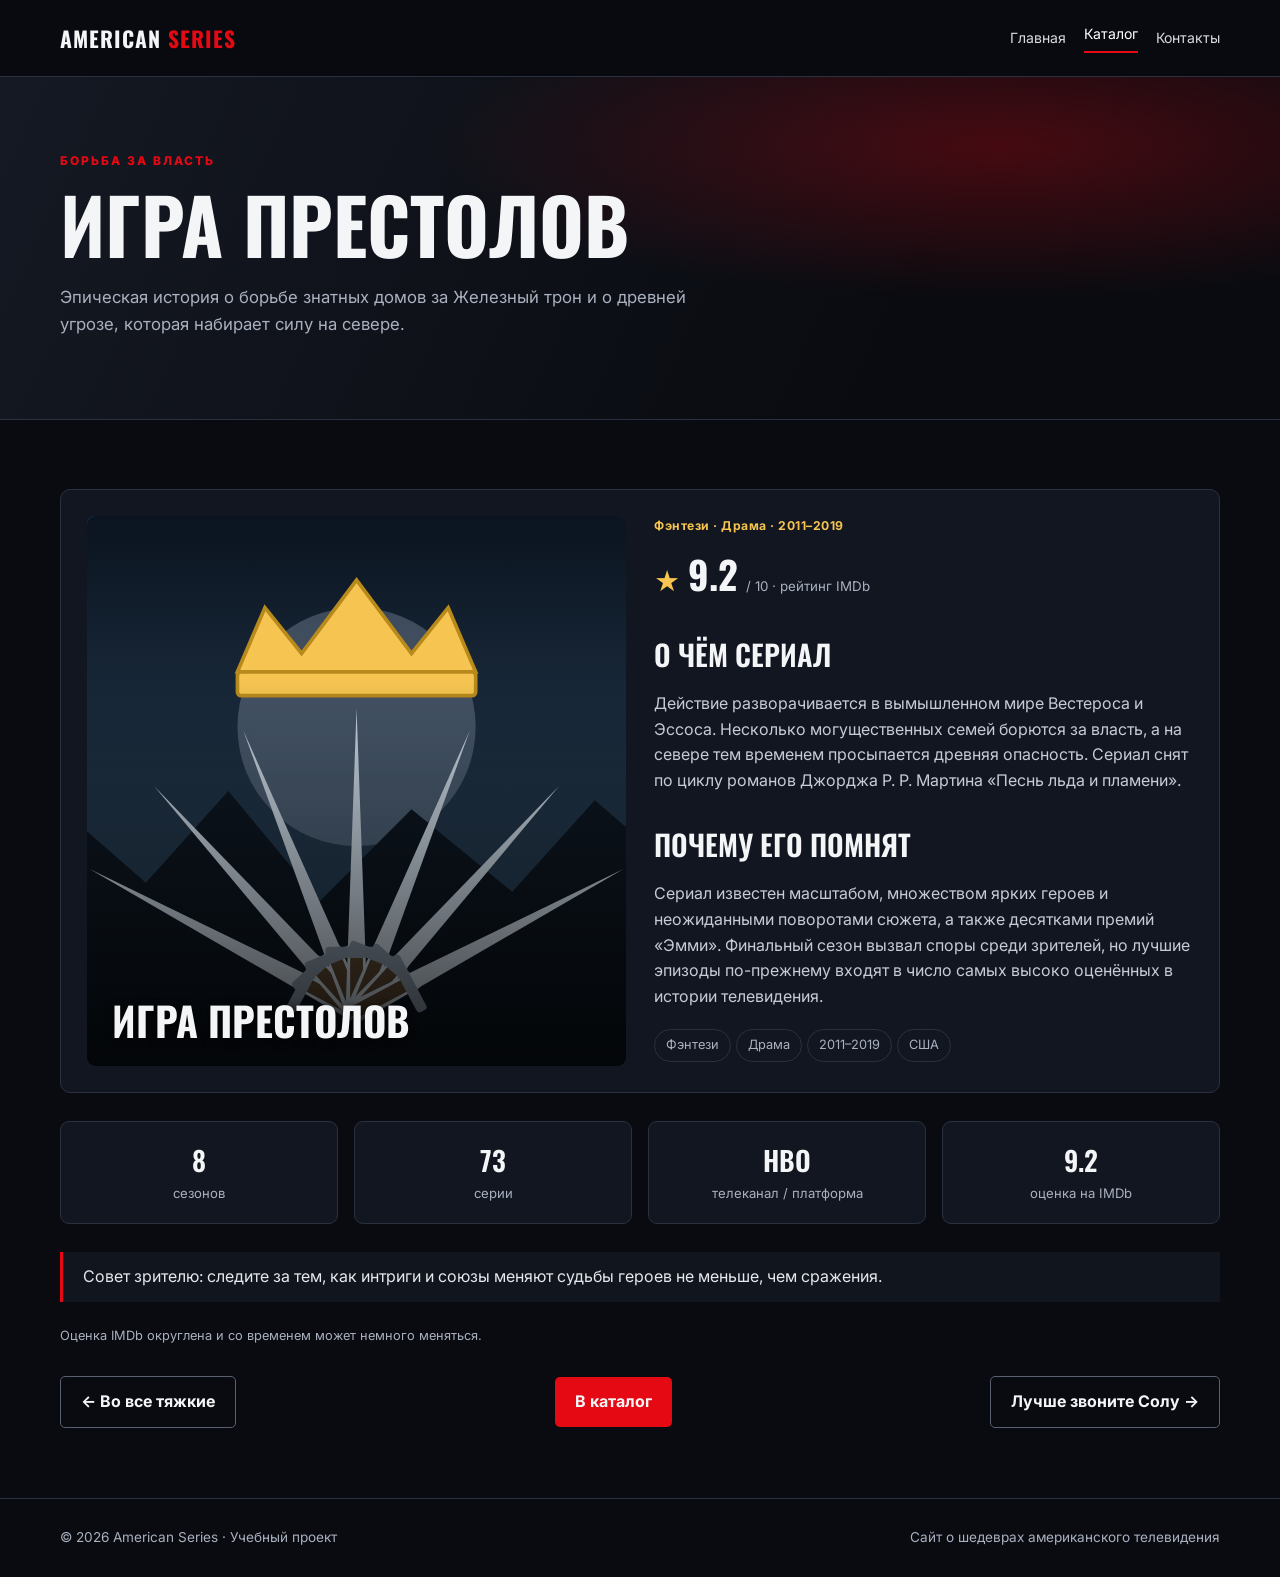
<file: american-series/game-of-thrones.html>
<!DOCTYPE html>
<html lang="ru">
<head>
<meta charset="UTF-8">
<meta name="viewport" content="width=device-width, initial-scale=1.0">
<meta name="description" content="Игра престолов — шедевры американских сериалов">
<title>Игра престолов | American Series</title>
<link rel="stylesheet" href="style.css">
</head>
<body>
<header>
<div class="wrap nav">
<a class="logo" href="index.html">AMERICAN<span> SERIES</span></a>
<nav>
    <a href="index.html">Главная</a>
    <a class="active" href="catalog.html">Каталог</a>
    <a href="contacts.html">Контакты</a>
    </nav>
</div>
</header>
<section class="hero">
<div class="wrap">
<div class="eyebrow">Борьба за власть</div>
<h1>Игра престолов</h1>
<p>Эпическая история о борьбе знатных домов за Железный трон и о древней угрозе, которая набирает силу на севере.</p>
</div>
</section>

<main class="wrap">
<div class="feature">
<div class="feature-art" style="background:linear-gradient(140deg,#1e6380,#10131b 80%)">
<img src="images/game-of-thrones.svg" alt="Игра престолов" loading="lazy">
<span>Игра престолов</span>
</div>
<div class="content">
<div class="meta">Фэнтези · Драма · 2011–2019</div>
<div class="rating"><span class="star">★</span><b>9.2</b><small>/ 10 · рейтинг IMDb</small></div>
<h2>О чём сериал</h2>
<p>Действие разворачивается в вымышленном мире Вестероса и Эссоса. Несколько могущественных семей борются за власть, а на севере тем временем просыпается древняя опасность. Сериал снят по циклу романов Джорджа Р. Р. Мартина «Песнь льда и пламени».</p>
<h2>Почему его помнят</h2>
<p>Сериал известен масштабом, множеством ярких героев и неожиданными поворотами сюжета, а также десятками премий «Эмми». Финальный сезон вызвал споры среди зрителей, но лучшие эпизоды по-прежнему входят в число самых высоко оценённых в истории телевидения.</p>
<span class="tag">Фэнтези</span><span class="tag">Драма</span><span class="tag">2011–2019</span><span class="tag">США</span>
</div>
</div>

<div class="facts">
<div><b>8</b><span>сезонов</span></div>
<div><b>73</b><span>серии</span></div>
<div><b>HBO</b><span>телеканал / платформа</span></div>
<div><b>9.2</b><span>оценка на IMDb</span></div>
</div>

<div class="quote">Совет зрителю: следите за тем, как интриги и союзы меняют судьбы героев не меньше, чем сражения.</div>
<p class="note">Оценка IMDb округлена и со временем может немного меняться.</p>

<div class="pager">
<a class="btn secondary" href="breaking-bad.html">← Во все тяжкие</a>
<a class="btn" href="catalog.html">В каталог</a>
<a class="btn secondary" href="better-call-saul.html">Лучше звоните Солу →</a>
</div>
</main>
<footer>
<div class="wrap foot">
<span>© 2026 American Series · Учебный проект</span>
<span>Сайт о шедеврах американского телевидения</span>
</div>
</footer>
</body>
</html>
</file>
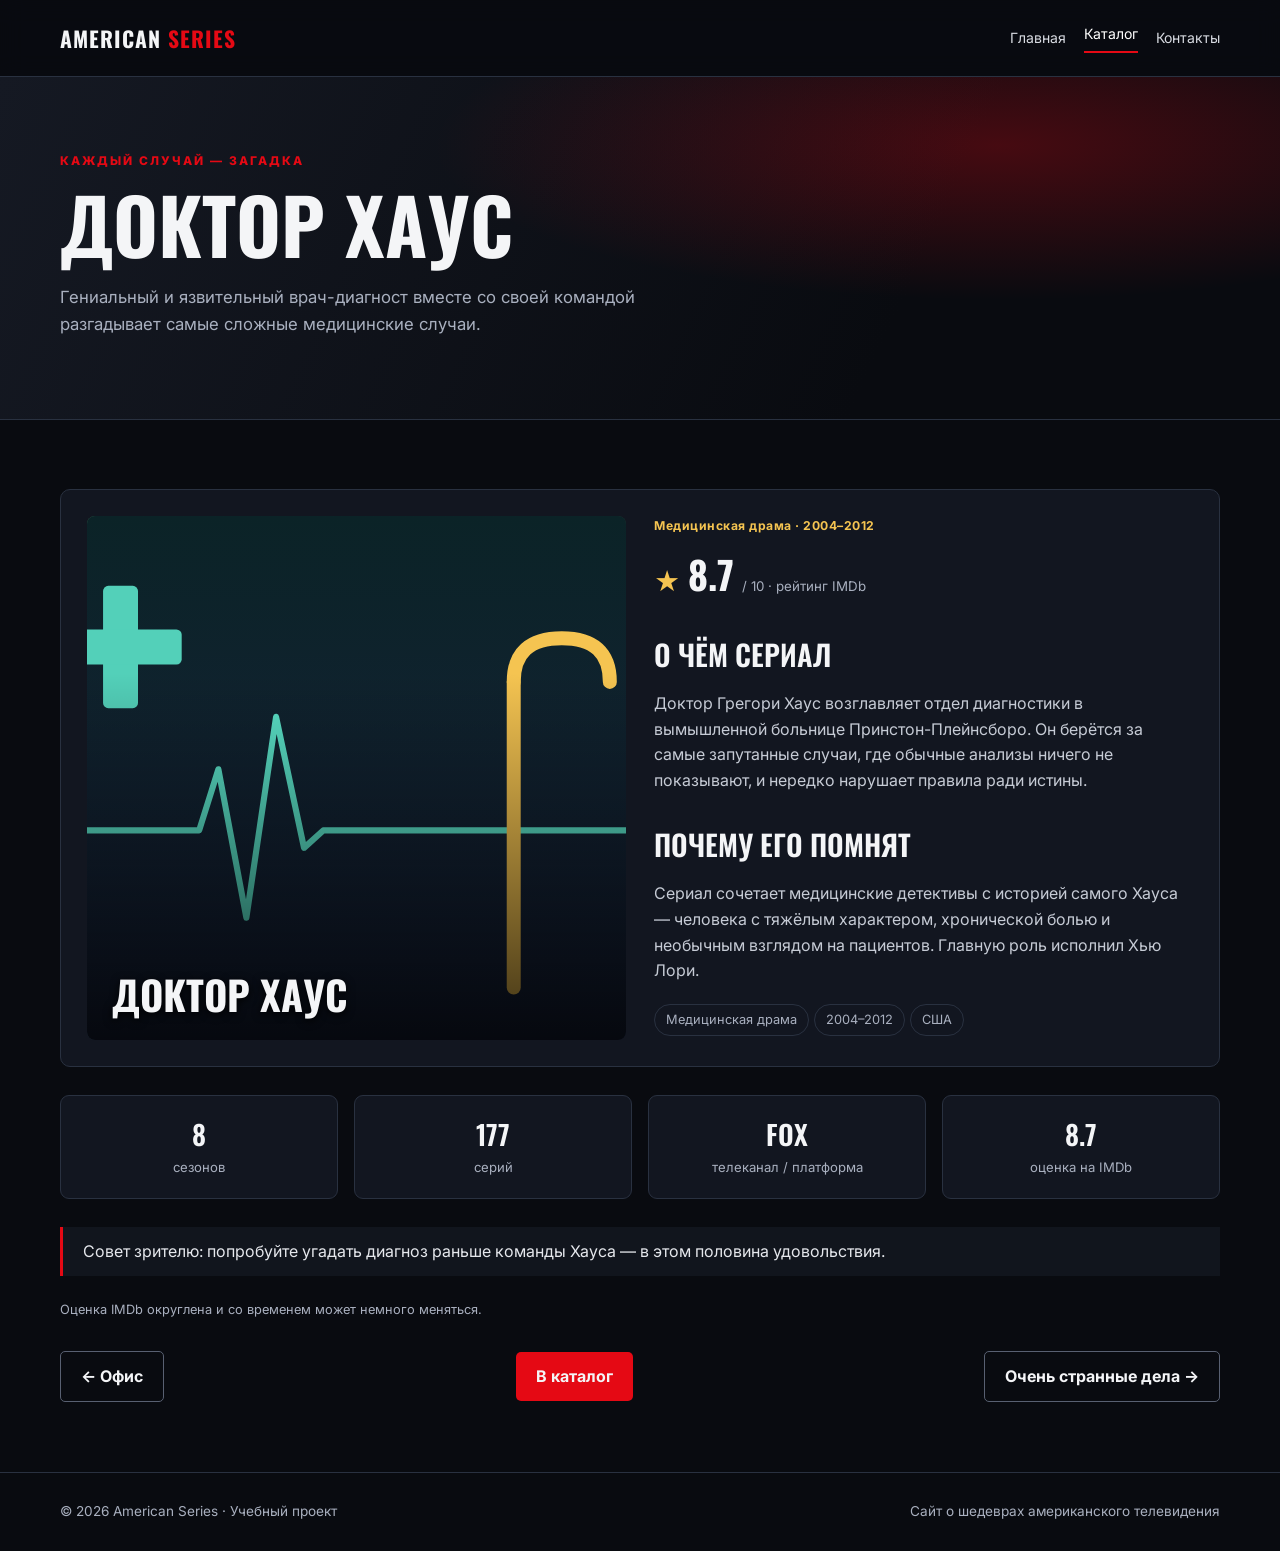
<file: american-series/house.html>
<!DOCTYPE html>
<html lang="ru">
<head>
<meta charset="UTF-8">
<meta name="viewport" content="width=device-width, initial-scale=1.0">
<meta name="description" content="Доктор Хаус — шедевры американских сериалов">
<title>Доктор Хаус | American Series</title>
<link rel="stylesheet" href="style.css">
</head>
<body>
<header>
<div class="wrap nav">
<a class="logo" href="index.html">AMERICAN<span> SERIES</span></a>
<nav>
    <a href="index.html">Главная</a>
    <a class="active" href="catalog.html">Каталог</a>
    <a href="contacts.html">Контакты</a>
    </nav>
</div>
</header>
<section class="hero">
<div class="wrap">
<div class="eyebrow">Каждый случай — загадка</div>
<h1>Доктор Хаус</h1>
<p>Гениальный и язвительный врач-диагност вместе со своей командой разгадывает самые сложные медицинские случаи.</p>
</div>
</section>

<main class="wrap">
<div class="feature">
<div class="feature-art" style="background:linear-gradient(140deg,#32654a,#10131b 80%)">
<img src="images/house.svg" alt="Доктор Хаус" loading="lazy">
<span>Доктор Хаус</span>
</div>
<div class="content">
<div class="meta">Медицинская драма · 2004–2012</div>
<div class="rating"><span class="star">★</span><b>8.7</b><small>/ 10 · рейтинг IMDb</small></div>
<h2>О чём сериал</h2>
<p>Доктор Грегори Хаус возглавляет отдел диагностики в вымышленной больнице Принстон-Плейнсборо. Он берётся за самые запутанные случаи, где обычные анализы ничего не показывают, и нередко нарушает правила ради истины.</p>
<h2>Почему его помнят</h2>
<p>Сериал сочетает медицинские детективы с историей самого Хауса — человека с тяжёлым характером, хронической болью и необычным взглядом на пациентов. Главную роль исполнил Хью Лори.</p>
<span class="tag">Медицинская драма</span><span class="tag">2004–2012</span><span class="tag">США</span>
</div>
</div>

<div class="facts">
<div><b>8</b><span>сезонов</span></div>
<div><b>177</b><span>серий</span></div>
<div><b>FOX</b><span>телеканал / платформа</span></div>
<div><b>8.7</b><span>оценка на IMDb</span></div>
</div>

<div class="quote">Совет зрителю: попробуйте угадать диагноз раньше команды Хауса — в этом половина удовольствия.</div>
<p class="note">Оценка IMDb округлена и со временем может немного меняться.</p>

<div class="pager">
<a class="btn secondary" href="the-office.html">← Офис</a>
<a class="btn" href="catalog.html">В каталог</a>
<a class="btn secondary" href="stranger-things.html">Очень странные дела →</a>
</div>
</main>
<footer>
<div class="wrap foot">
<span>© 2026 American Series · Учебный проект</span>
<span>Сайт о шедеврах американского телевидения</span>
</div>
</footer>
</body>
</html>
</file>
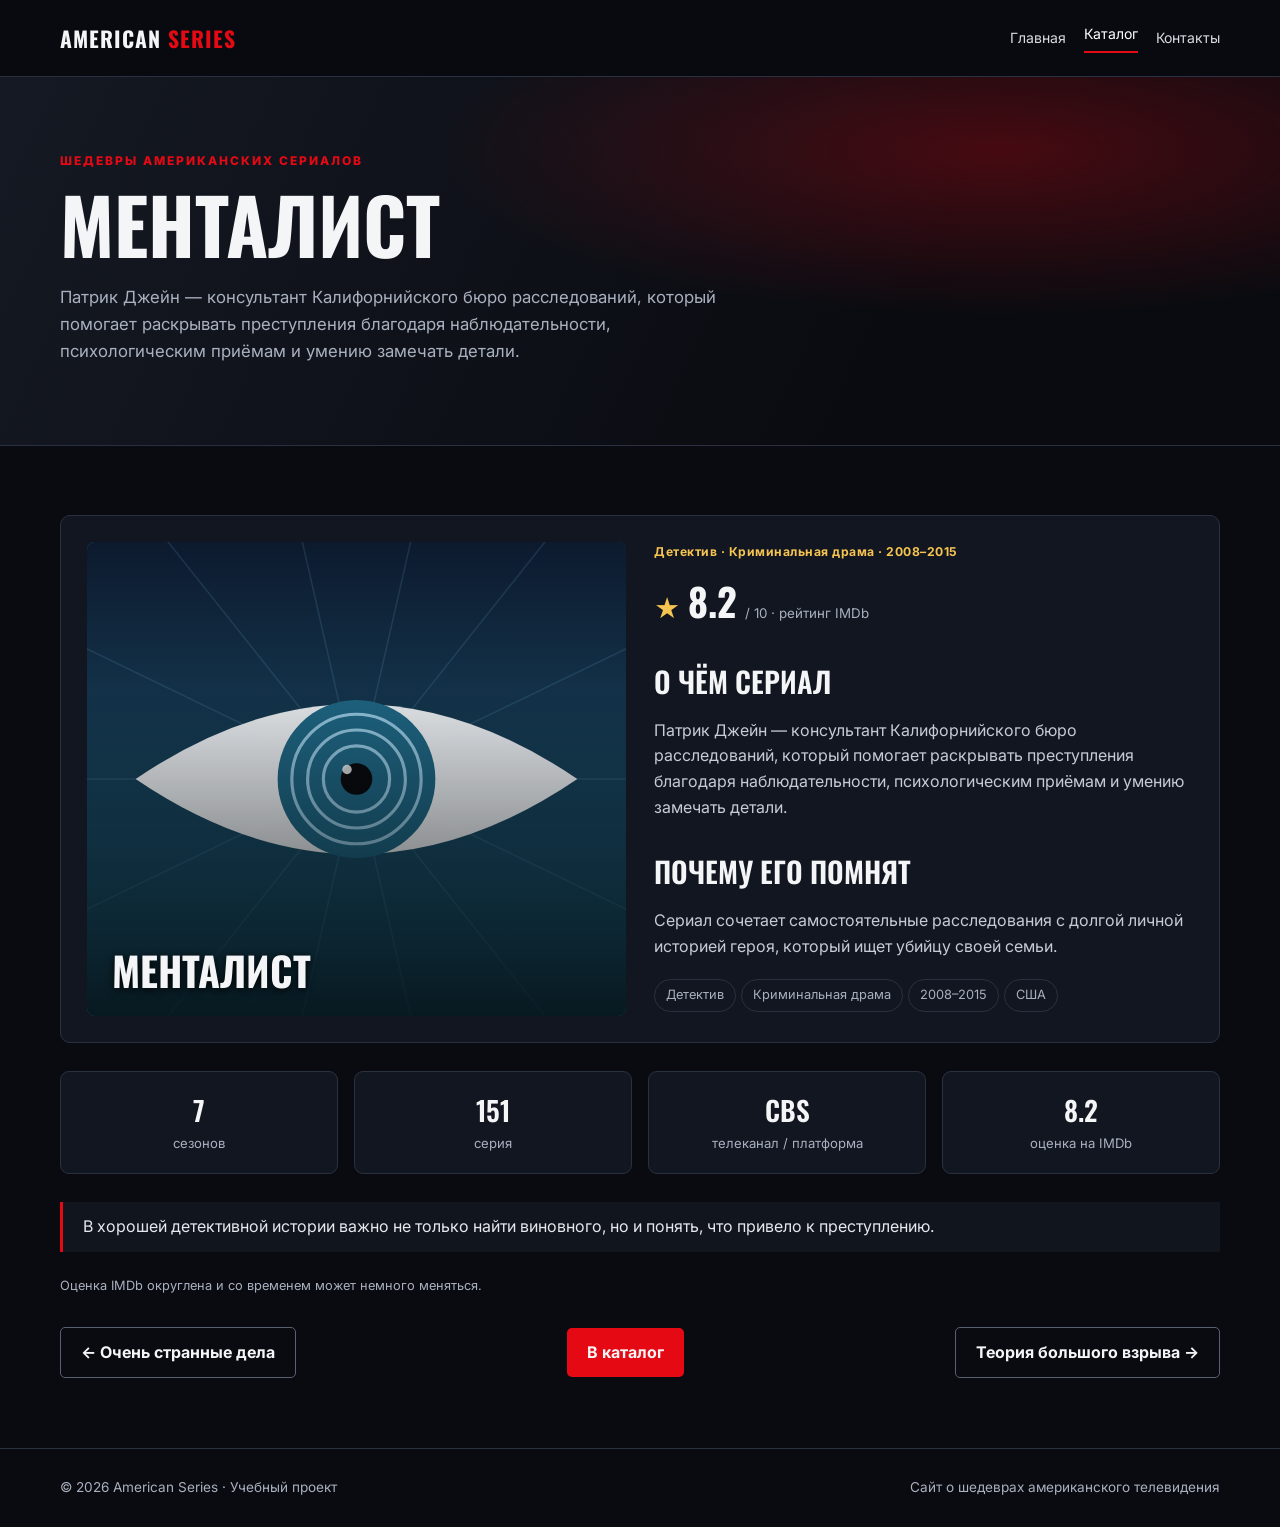
<file: american-series/mentalist.html>
<!DOCTYPE html>
<html lang="ru">
<head>
<meta charset="UTF-8">
<meta name="viewport" content="width=device-width, initial-scale=1.0">
<meta name="description" content="Менталист — шедевры американских сериалов">
<title>Менталист | American Series</title>
<link rel="stylesheet" href="style.css">
</head>
<body>
<header>
<div class="wrap nav">
<a class="logo" href="index.html">AMERICAN<span> SERIES</span></a>
<nav>
    <a href="index.html">Главная</a>
    <a class="active" href="catalog.html">Каталог</a>
    <a href="contacts.html">Контакты</a>
    </nav></div>
</header>
<section class="hero">
<div class="wrap">
<div class="eyebrow">Шедевры американских сериалов</div>
<h1>Менталист</h1>
<p>Патрик Джейн — консультант Калифорнийского бюро расследований, который помогает раскрывать преступления благодаря наблюдательности, психологическим приёмам и умению замечать детали.</p>
</div>
</section>

<main class="wrap">
<div class="feature">
<div class="feature-art" style="background:linear-gradient(140deg,#1e6380,#10131b 80%)">
<img src="images/mentalist.svg" alt="Менталист" loading="lazy">
<span>Менталист</span>
</div>
<div class="content">
<div class="meta">Детектив · Криминальная драма · 2008–2015</div>
<div class="rating"><span class="star">★</span><b>8.2</b><small>/ 10 · рейтинг IMDb</small></div>
<h2>О чём сериал</h2>
<p>Патрик Джейн — консультант Калифорнийского бюро расследований, который помогает раскрывать преступления благодаря наблюдательности, психологическим приёмам и умению замечать детали.</p>
<h2>Почему его помнят</h2>
<p>Сериал сочетает самостоятельные расследования с долгой личной историей героя, который ищет убийцу своей семьи.</p>
<span class="tag">Детектив</span><span class="tag">Криминальная драма</span><span class="tag">2008–2015</span><span class="tag">США</span>
</div>
</div>

<div class="facts">
<div><b>7</b><span>сезонов</span></div>
<div><b>151</b><span>серия</span></div>
<div><b>CBS</b><span>телеканал / платформа</span></div>
<div><b>8.2</b><span>оценка на IMDb</span></div>
</div>

<div class="quote">В хорошей детективной истории важно не только найти виновного, но и понять, что привело к преступлению.</div>
<p class="note">Оценка IMDb округлена и со временем может немного меняться.</p>

<div class="pager">
<a class="btn secondary" href="stranger-things.html">← Очень странные дела</a>
<a class="btn" href="catalog.html">В каталог</a>
<a class="btn secondary" href="big-bang-theory.html">Теория большого взрыва →</a>
</div>
</main>
<footer>
<div class="wrap foot">
<span>© 2026 American Series · Учебный проект</span>
<span>Сайт о шедеврах американского телевидения</span>
</div>
</footer>
</body>
</html>
</file>
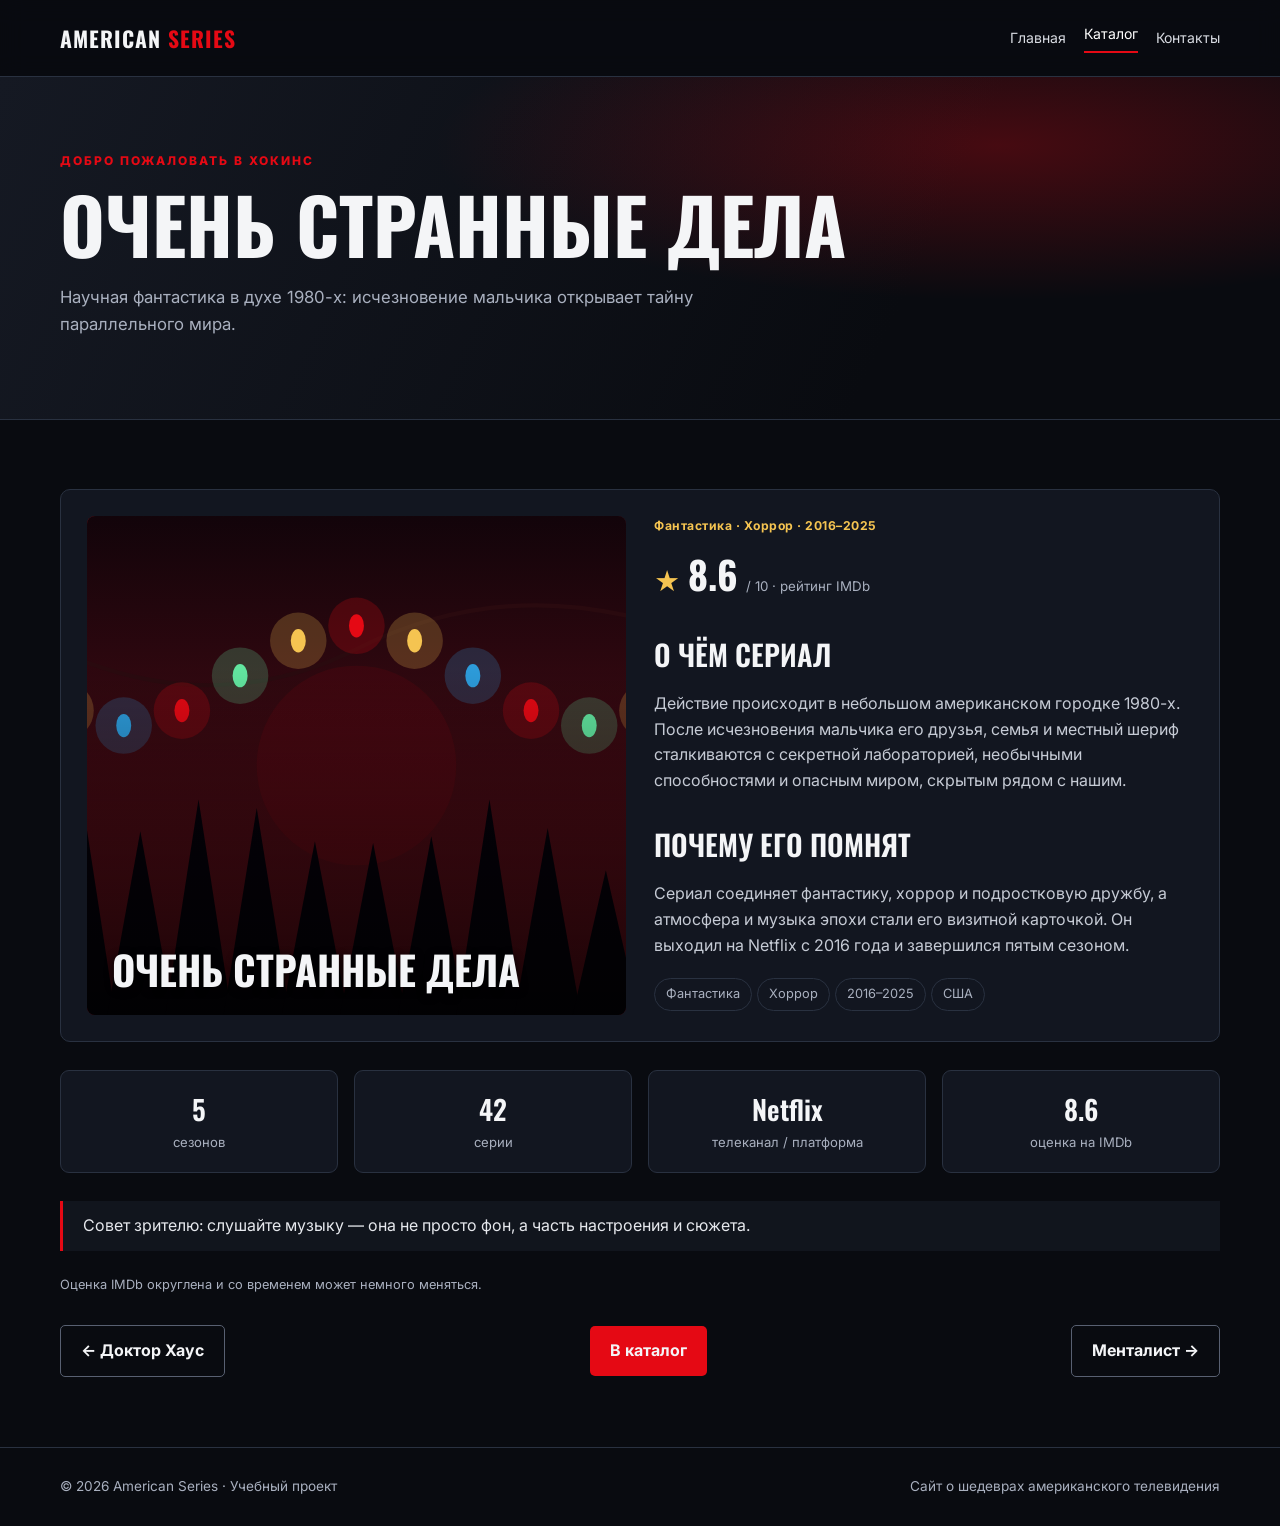
<file: american-series/stranger-things.html>
<!DOCTYPE html>
<html lang="ru">
<head>
<meta charset="UTF-8">
<meta name="viewport" content="width=device-width, initial-scale=1.0">
<meta name="description" content="Очень странные дела — шедевры американских сериалов">
<title>Очень странные дела | American Series</title>
<link rel="stylesheet" href="style.css">
</head>
<body>
<header>
<div class="wrap nav">
<a class="logo" href="index.html">AMERICAN<span> SERIES</span></a>
<nav>
    <a href="index.html">Главная</a>
    <a class="active" href="catalog.html">Каталог</a>
    <a href="contacts.html">Контакты</a>
    </nav>
</div>
</header>
<section class="hero">
<div class="wrap">
<div class="eyebrow">Добро пожаловать в Хокинс</div>
<h1>Очень странные дела</h1>
<p>Научная фантастика в духе 1980-х: исчезновение мальчика открывает тайну параллельного мира.</p>
</div>
</section>

<main class="wrap">
<div class="feature">
<div class="feature-art" style="background:linear-gradient(140deg,#7b1019,#10131b 80%)">
<img src="images/stranger-things.svg" alt="Очень странные дела" loading="lazy">
<span>Очень странные дела</span>
</div>
<div class="content">
<div class="meta">Фантастика · Хоррор · 2016–2025</div>
<div class="rating"><span class="star">★</span><b>8.6</b><small>/ 10 · рейтинг IMDb</small></div>
<h2>О чём сериал</h2>
<p>Действие происходит в небольшом американском городке 1980-х. После исчезновения мальчика его друзья, семья и местный шериф сталкиваются с секретной лабораторией, необычными способностями и опасным миром, скрытым рядом с нашим.</p>
<h2>Почему его помнят</h2>
<p>Сериал соединяет фантастику, хоррор и подростковую дружбу, а атмосфера и музыка эпохи стали его визитной карточкой. Он выходил на Netflix с 2016 года и завершился пятым сезоном.</p>
<span class="tag">Фантастика</span><span class="tag">Хоррор</span><span class="tag">2016–2025</span><span class="tag">США</span>
</div>
</div>

<div class="facts">
<div><b>5</b><span>сезонов</span></div>
<div><b>42</b><span>серии</span></div>
<div><b>Netflix</b><span>телеканал / платформа</span></div>
<div><b>8.6</b><span>оценка на IMDb</span></div>
</div>

<div class="quote">Совет зрителю: слушайте музыку — она не просто фон, а часть настроения и сюжета.</div>
<p class="note">Оценка IMDb округлена и со временем может немного меняться.</p>

<div class="pager">
<a class="btn secondary" href="house.html">← Доктор Хаус</a>
<a class="btn" href="catalog.html">В каталог</a>
<a class="btn secondary" href="mentalist.html">Менталист →</a>
</div>
</main>
<footer>
<div class="wrap foot">
<span>© 2026 American Series · Учебный проект</span>
<span>Сайт о шедеврах американского телевидения</span>
</div>
</footer>
</body>
</html>
</file>
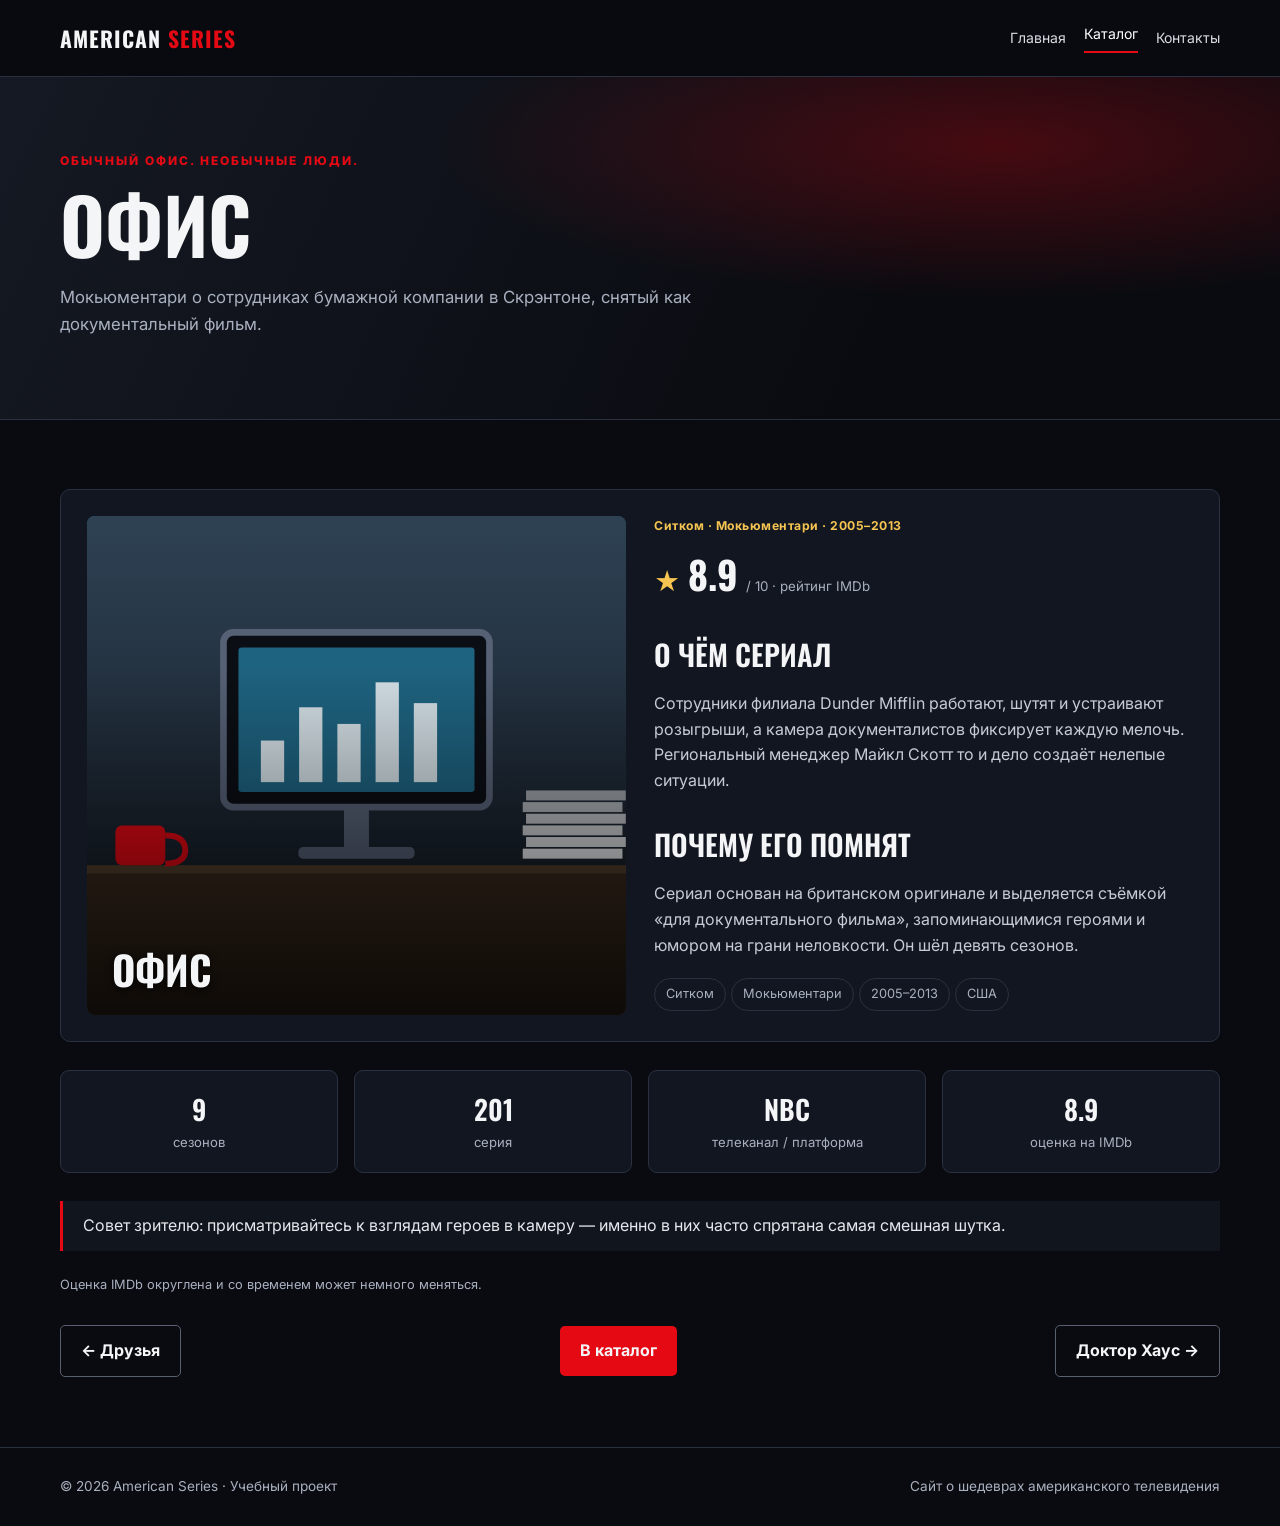
<file: american-series/the-office.html>
<!DOCTYPE html>
<html lang="ru">
<head>
<meta charset="UTF-8">
<meta name="viewport" content="width=device-width, initial-scale=1.0">
<meta name="description" content="Офис — шедевры американских сериалов">
<title>Офис | American Series</title>
<link rel="stylesheet" href="style.css">
</head>
<body>
<header>
<div class="wrap nav">
<a class="logo" href="index.html">AMERICAN<span> SERIES</span></a>
<nav>
    <a href="index.html">Главная</a>
    <a class="active" href="catalog.html">Каталог</a>
    <a href="contacts.html">Контакты</a>
    </nav>
</div>
</header>
<section class="hero">
<div class="wrap">
<div class="eyebrow">Обычный офис. Необычные люди.</div>
<h1>Офис</h1>
<p>Мокьюментари о сотрудниках бумажной компании в Скрэнтоне, снятый как документальный фильм.</p>
</div>
</section>

<main class="wrap">
<div class="feature">
<div class="feature-art" style="background:linear-gradient(140deg,#1e6380,#10131b 80%)">
<img src="images/the-office.svg" alt="Офис" loading="lazy">
<span>Офис</span>
</div>
<div class="content">
<div class="meta">Ситком · Мокьюментари · 2005–2013</div>
<div class="rating"><span class="star">★</span><b>8.9</b><small>/ 10 · рейтинг IMDb</small></div>
<h2>О чём сериал</h2>
<p>Сотрудники филиала Dunder Mifflin работают, шутят и устраивают розыгрыши, а камера документалистов фиксирует каждую мелочь. Региональный менеджер Майкл Скотт то и дело создаёт нелепые ситуации.</p>
<h2>Почему его помнят</h2>
<p>Сериал основан на британском оригинале и выделяется съёмкой «для документального фильма», запоминающимися героями и юмором на грани неловкости. Он шёл девять сезонов.</p>
<span class="tag">Ситком</span><span class="tag">Мокьюментари</span><span class="tag">2005–2013</span><span class="tag">США</span>
</div>
</div>

<div class="facts">
<div><b>9</b><span>сезонов</span></div>
<div><b>201</b><span>серия</span></div>
<div><b>NBC</b><span>телеканал / платформа</span></div>
<div><b>8.9</b><span>оценка на IMDb</span></div>
</div>

<div class="quote">Совет зрителю: присматривайтесь к взглядам героев в камеру — именно в них часто спрятана самая смешная шутка.</div>
<p class="note">Оценка IMDb округлена и со временем может немного меняться.</p>

<div class="pager">
<a class="btn secondary" href="friends.html">← Друзья</a>
<a class="btn" href="catalog.html">В каталог</a>
<a class="btn secondary" href="house.html">Доктор Хаус →</a>
</div>
</main>
<footer>
<div class="wrap foot">
<span>© 2026 American Series · Учебный проект</span>
<span>Сайт о шедеврах американского телевидения</span>
</div>
</footer>
</body>
</html>
</file>
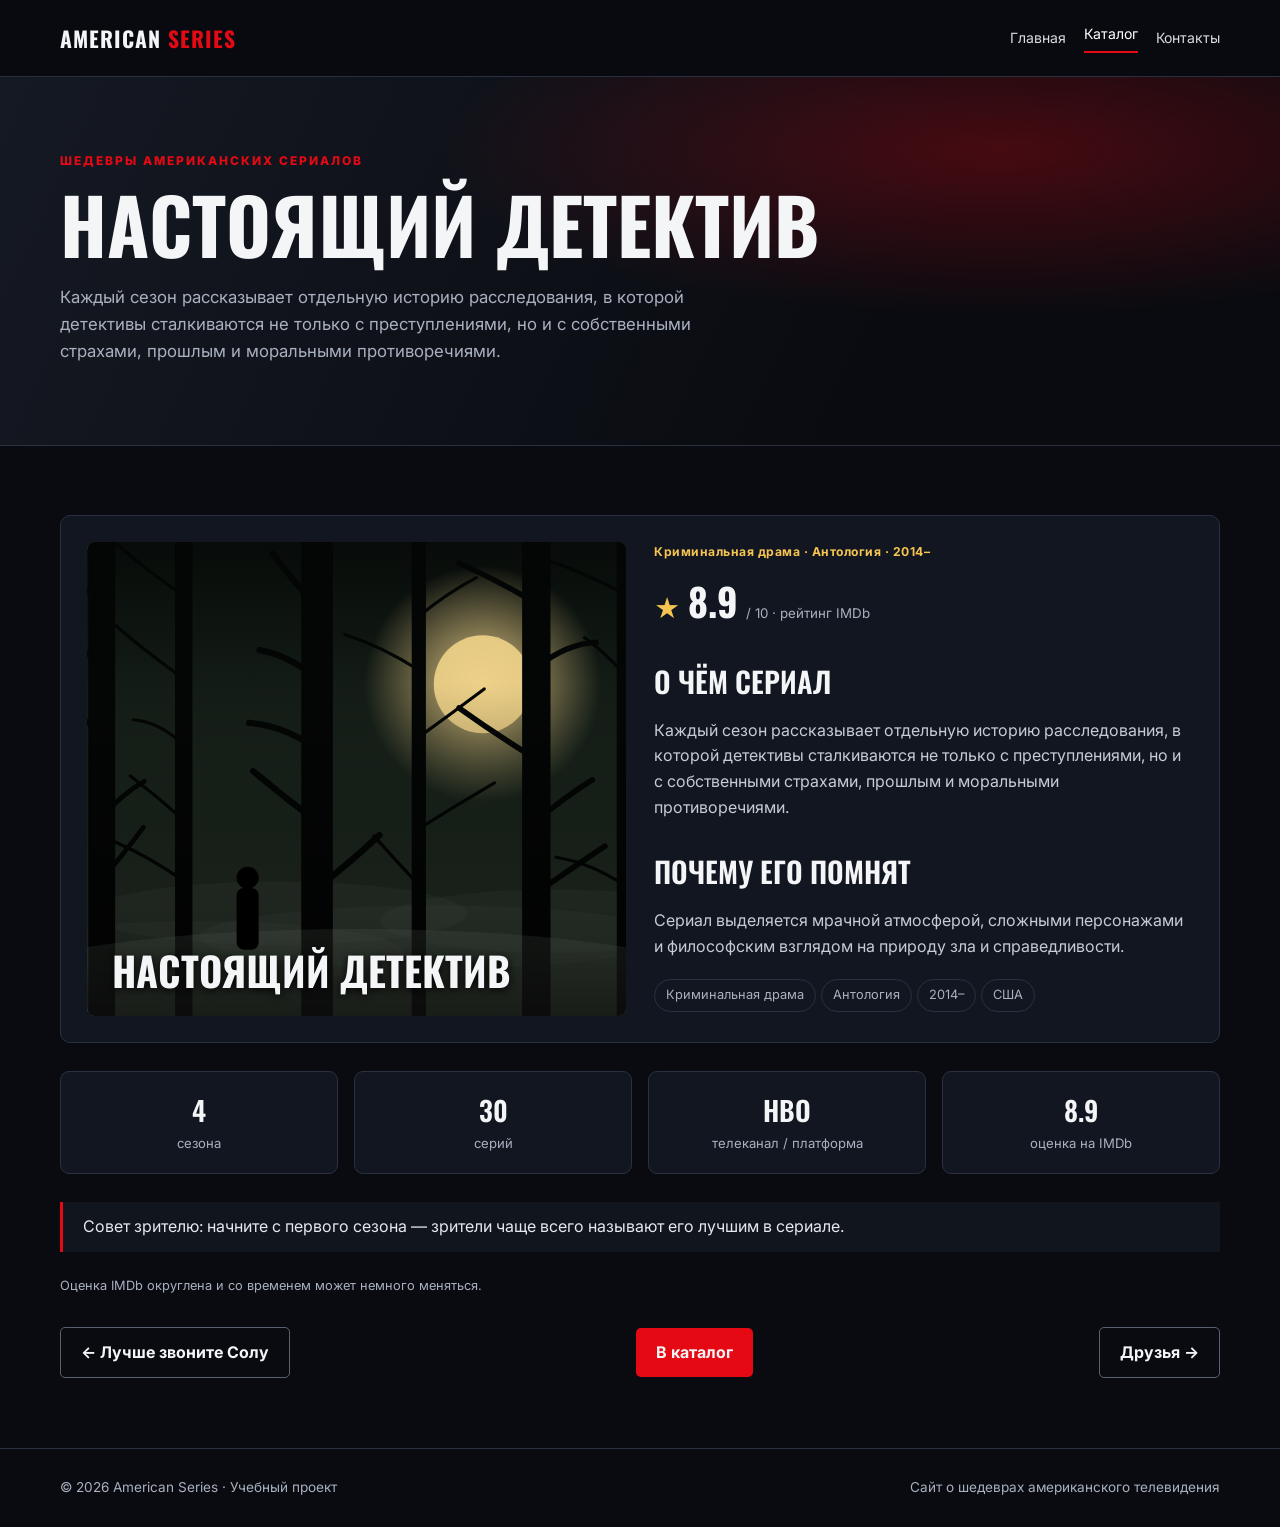
<file: american-series/true-detective.html>
<!DOCTYPE html>
<html lang="ru">
<head>
<meta charset="UTF-8">
<meta name="viewport" content="width=device-width, initial-scale=1.0">
<meta name="description" content="Настоящий детектив — шедевры американских сериалов">
<title>Настоящий детектив | American Series</title>
<link rel="stylesheet" href="style.css">
</head>
<body>
<header>
<div class="wrap nav">
<a class="logo" href="index.html">AMERICAN<span> SERIES</span></a>
<nav>
    <a href="index.html">Главная</a>
    <a class="active" href="catalog.html">Каталог</a>
    <a href="contacts.html">Контакты</a>
    </nav>
</div>
</header>
<section class="hero">
<div class="wrap">
<div class="eyebrow">Шедевры американских сериалов</div>
<h1>Настоящий детектив</h1>
<p>Каждый сезон рассказывает отдельную историю расследования, в которой детективы сталкиваются не только с преступлениями, но и с собственными страхами, прошлым и моральными противоречиями.</p>
</div>
</section>

<main class="wrap">
<div class="feature">
<div class="feature-art" style="background:linear-gradient(140deg,#9a6b24,#10131b 80%)">
<img src="images/true-detective.svg" alt="Настоящий детектив" loading="lazy">
<span>Настоящий детектив</span>
</div>
<div class="content">
<div class="meta">Криминальная драма · Антология · 2014–</div>
<div class="rating"><span class="star">★</span><b>8.9</b><small>/ 10 · рейтинг IMDb</small></div>
<h2>О чём сериал</h2>
<p>Каждый сезон рассказывает отдельную историю расследования, в которой детективы сталкиваются не только с преступлениями, но и с собственными страхами, прошлым и моральными противоречиями.</p>
<h2>Почему его помнят</h2>
<p>Сериал выделяется мрачной атмосферой, сложными персонажами и философским взглядом на природу зла и справедливости.</p>
<span class="tag">Криминальная драма</span><span class="tag">Антология</span><span class="tag">2014–</span><span class="tag">США</span>
</div>
</div>

<div class="facts">
<div><b>4</b><span>сезона</span></div>
<div><b>30</b><span>серий</span></div>
<div><b>HBO</b><span>телеканал / платформа</span></div>
<div><b>8.9</b><span>оценка на IMDb</span></div>
</div>

<div class="quote">Совет зрителю: начните с первого сезона — зрители чаще всего называют его лучшим в сериале.</div>
<p class="note">Оценка IMDb округлена и со временем может немного меняться.</p>

<div class="pager">
<a class="btn secondary" href="better-call-saul.html">← Лучше звоните Солу</a>
<a class="btn" href="catalog.html">В каталог</a>
<a class="btn secondary" href="friends.html">Друзья →</a>
</div>
</main>
<footer>
<div class="wrap foot">
<span>© 2026 American Series · Учебный проект</span>
<span>Сайт о шедеврах американского телевидения</span>
</div>
</footer>
</body>
</html>
</file>
<file: american-series/style.css>
@import url('https://fonts.googleapis.com/css2?family=Inter:wght@400;500;600;700;800&family=Oswald:wght@500;600;700&display=swap');

:root {
  --bg: #090b10;
  --panel: #121620;
  --panel2: #191f2b;
  --text: #f4f5f7;
  --muted: #a9b0bf;
  --red: #e50914;
  --line: #293140;
  --gold: #f5c451;
}

* { box-sizing: border-box; }
html { scroll-behavior: smooth; }

body {
  margin: 0;
  background: var(--bg);
  color: var(--text);
  font-family: Inter, Arial, sans-serif;
  line-height: 1.6;
}

a { color: inherit; text-decoration: none; }
.wrap { width: min(1160px, 92%); margin: auto; }

/* --- header --- */
header {
  position: sticky;
  top: 0;
  z-index: 10;
  background: rgba(9, 11, 16, .94);
  backdrop-filter: blur(12px);
  border-bottom: 1px solid var(--line);
}

.nav {
  min-height: 76px;
  display: flex;
  align-items: center;
  justify-content: space-between;
  gap: 24px;
}

.logo {
  font: 700 1.35rem Oswald, sans-serif;
  letter-spacing: 1px;
  white-space: nowrap;
}
.logo span { color: var(--red); }

nav {
  display: flex;
  flex-wrap: wrap;
  gap: 18px;
  align-items: center;
}
nav a {
  font-size: .88rem;
  color: #d8dbe2;
  transition: .2s;
}
nav a:hover,
nav a.active { color: #fff; }
nav a.active {
  border-bottom: 2px solid var(--red);
  padding-bottom: 5px;
}

/* --- hero --- */
.hero {
  padding: 74px 0 64px;
  background:
    radial-gradient(ellipse at 78% 20%, rgba(229, 9, 20, .28), transparent 40%),
    linear-gradient(115deg, #151923, #090b10 70%);
  border-bottom: 1px solid var(--line);
}
.eyebrow {
  color: var(--red);
  font-weight: 800;
  letter-spacing: 2px;
  text-transform: uppercase;
  font-size: .75rem;
}
.hero h1 {
  font: 700 clamp(2.5rem, 6vw, 5.1rem) / 1.04 Oswald, sans-serif;
  max-width: 800px;
  margin: 14px 0 20px;
  text-transform: uppercase;
}
.hero p {
  max-width: 680px;
  color: var(--muted);
  font-size: 1.05rem;
}

.btn {
  display: inline-block;
  background: var(--red);
  padding: 12px 20px;
  border-radius: 5px;
  font-weight: 700;
  margin-top: 15px;
  transition: .2s;
}
.btn:hover {
  background: #b90710;
  transform: translateY(-2px);
}
.btn.secondary {
  background: transparent;
  border: 1px solid #586071;
  margin-left: 8px;
}

/* --- main --- */
main { padding: 44px 0 70px; }

.section-head {
  display: flex;
  align-items: end;
  justify-content: space-between;
  gap: 16px;
  margin-bottom: 22px;
}
.section-head h2,
.content h2 {
  font: 600 1.8rem Oswald, sans-serif;
  text-transform: uppercase;
  margin: 0;
}
.section-head p {
  color: var(--muted);
  margin: 0;
}

/* --- cards grid --- */
.grid {
  display: grid;
  grid-template-columns: repeat(4, minmax(0, 1fr));
  gap: 20px;
}
.card {
  background: var(--panel);
  border: 1px solid var(--line);
  border-radius: 9px;
  overflow: hidden;
  transition: .22s;
}
.card:hover {
  transform: translateY(-5px);
  border-color: #5b6578;
}

.poster {
  height: 225px;
  display: flex;
  align-items: end;
  padding: 18px;
  position: relative;
  overflow: hidden;
  background: linear-gradient(145deg, #343a49, #11151d);
}
.poster:before {
  content: "";
  position: absolute;
  width: 220px;
  height: 220px;
  border-radius: 50%;
  right: -70px;
  top: -70px;
  background: rgba(255, 255, 255, .09);
}
.poster:after {
  content: "";
  position: absolute;
  inset: 0;
  background: linear-gradient(0deg, rgba(0, 0, 0, .72), transparent 75%);
}
.poster strong {
  position: relative;
  z-index: 1;
  font: 700 1.6rem Oswald, sans-serif;
  text-transform: uppercase;
  line-height: 1.05;
  max-width: 230px;
  text-shadow: 0 2px 8px #000;
}
.poster.red    { background: linear-gradient(140deg, #7b1019, #1c1019 65%, #090b10); }
.poster.blue   { background: linear-gradient(140deg, #1e6380, #17213a 65%, #090b10); }
.poster.gold   { background: linear-gradient(140deg, #9a6b24, #35251c 65%, #090b10); }
.poster.purple { background: linear-gradient(140deg, #644b88, #21182f 65%, #090b10); }
.poster.green  { background: linear-gradient(140deg, #32654a, #17251f 65%, #090b10); }
.poster.orange { background: linear-gradient(140deg, #b85b25, #402018 65%, #090b10); }

.card-body { padding: 16px; }
.meta {
  font-size: .76rem;
  color: var(--gold);
  font-weight: 700;
  letter-spacing: .5px;
}
.card h3 { margin: 6px 0; font-size: 1.05rem; }
.card p {
  color: var(--muted);
  font-size: .88rem;
  margin: 0 0 10px;
}
.read {
  color: #fff;
  font-weight: 700;
  font-size: .86rem;
}
.read:hover { color: var(--red); }

/* --- content --- */
.content { max-width: 850px; }
.content h2 { margin: 30px 0 10px; }
.content p,
.content li { color: #c6cbd5; }
.content ul { padding-left: 22px; }

/* --- feature --- */
.feature {
  display: grid;
  grid-template-columns: 1fr 1fr;
  gap: 28px;
  align-items: center;
  background: var(--panel);
  border: 1px solid var(--line);
  padding: 26px;
  border-radius: 10px;
  margin: 25px 0;
}
.feature-art {
  min-height: 300px;
  border-radius: 8px;
  display: flex;
  align-items: end;
  padding: 25px;
  background:
    radial-gradient(circle at 70% 25%, rgba(255, 255, 255, .18), transparent 20%),
    linear-gradient(140deg, #6c111b, #161019 75%);
  position: relative;
  overflow: hidden;
  align-self: stretch;
  min-height: 340px;
}
.feature-art span {
  font: 700 2.5rem Oswald, sans-serif;
  text-transform: uppercase;
  line-height: 1.05;
  position: relative;
  z-index: 1;
  text-shadow: 0 2px 8px #000;
}
.feature-art:after {
  content: "";
  position: absolute;
  inset: 0;
  background: linear-gradient(0deg, rgba(0, 0, 0, .75), transparent 70%);
}

.quote {
  border-left: 3px solid var(--red);
  padding: 12px 20px;
  background: #11151d;
  color: #e6e8ed;
  margin: 24px 0;
}
.tag {
  display: inline-block;
  border: 1px solid var(--line);
  border-radius: 99px;
  padding: 5px 11px;
  color: var(--muted);
  font-size: .8rem;
  margin: 4px 5px 4px 0;
}
.notice {
  background: #171b24;
  border: 1px solid var(--line);
  border-radius: 8px;
  padding: 18px;
  color: var(--muted);
}

/* --- contact form --- */
.contact-form {
  display: grid;
  gap: 12px;
  max-width: 600px;
}
.contact-form label {
  display: block;
  font-weight: 600;
  margin-bottom: 6px;
  font-size: .9rem;
}
.contact-form input,
.contact-form textarea {
  width: 100%;
  background: #11151d;
  border: 1px solid #333b4b;
  border-radius: 5px;
  padding: 13px;
  color: white;
  font: inherit;
}
.contact-form textarea {
  min-height: 130px;
  resize: vertical;
}
.contact-form button {
  border: 0;
  cursor: pointer;
  color: white;
  font: 700 1rem Inter, sans-serif;
  background: var(--red);
  padding: 13px;
  border-radius: 5px;
}
.contact-form button:hover { background: #b90710; }
.contact-form .field-hint {
  display: block;
  font-size: .78rem;
  color: var(--muted);
  margin-top: 4px;
}
.contact-form input.invalid,
.contact-form textarea.invalid {
  border-color: #e50914;
  box-shadow: 0 0 0 1px #e50914;
}
.contact-form input.valid,
.contact-form textarea.valid {
  border-color: #32654a;
  box-shadow: 0 0 0 1px #32654a;
}
.contact-form code {
  font-size: .78rem;
  background: #11151d;
  padding: 2px 6px;
  border-radius: 4px;
  color: var(--gold);
}

/* --- footer --- */
footer {
  border-top: 1px solid var(--line);
  padding: 28px 0;
  color: var(--muted);
  font-size: .85rem;
}
.foot {
  display: flex;
  justify-content: space-between;
  gap: 18px;
  flex-wrap: wrap;
}

/* --- poster images --- */
.poster img,
.feature-art img {
  position: absolute;
  inset: 0;
  width: 100%;
  height: 100%;
  object-fit: cover;
  transition: transform .35s;
}
.card:hover .poster img { transform: scale(1.05); }
.poster.has-img:before { display: none; }

.chip {
  position: absolute;
  z-index: 1;
  top: 12px;
  right: 12px;
  background: rgba(9, 11, 16, .8);
  border: 1px solid var(--line);
  color: var(--gold);
  font-weight: 700;
  font-size: .8rem;
  padding: 3px 10px;
  border-radius: 99px;
}

/* --- rating, facts, pager --- */
.rating {
  display: flex;
  align-items: baseline;
  gap: 8px;
  margin: 10px 0 4px;
}
.rating .star {
  color: var(--gold);
  font-size: 1.6rem;
}
.rating b {
  font: 700 2.4rem Oswald, sans-serif;
}
.rating small { color: var(--muted); }

.facts {
  display: grid;
  grid-template-columns: repeat(4, 1fr);
  gap: 16px;
  margin: 28px 0;
}
.facts div {
  background: var(--panel);
  border: 1px solid var(--line);
  border-radius: 9px;
  padding: 18px;
  text-align: center;
}
.facts b {
  display: block;
  font: 600 1.7rem Oswald, sans-serif;
}
.facts span {
  color: var(--muted);
  font-size: .82rem;
}

.pager {
  display: flex;
  flex-wrap: wrap;
  gap: 10px;
  justify-content: space-between;
  align-items: center;
  margin-top: 30px;
}
.pager .btn { margin: 0; }
.pager .btn.secondary { margin-left: 0; }

.note {
  color: var(--muted);
  font-size: .8rem;
}

.rt {
  width: 100%;
  border-collapse: collapse;
  margin: 14px 0;
}
.rt th,
.rt td {
  text-align: left;
  padding: 11px 12px;
  border-bottom: 1px solid var(--line);
}
.rt th {
  color: var(--muted);
  font-size: .8rem;
  text-transform: uppercase;
  letter-spacing: 1px;
}
.rt .r {
  text-align: right;
  color: var(--gold);
  font-weight: 700;
}
.rt a:hover { color: var(--red); }

/* --- responsive --- */
@media (max-width: 900px) {
  .grid { grid-template-columns: repeat(2, minmax(0, 1fr)); }
  .nav {
    align-items: flex-start;
    padding: 18px 0;
    flex-direction: column;
  }
  nav { gap: 12px; }
  .feature { grid-template-columns: 1fr; }
  .facts { grid-template-columns: repeat(2, 1fr); }
}

@media (max-width: 520px) {
  .grid { grid-template-columns: 1fr; }
  .poster { height: 260px; }
  .hero { padding: 50px 0; }
  .btn.secondary { margin-left: 0; }
  .section-head {
    align-items: flex-start;
    flex-direction: column;
  }
  .rt th:nth-child(3),
  .rt td:nth-child(3) { display: none; }
}
</file>
